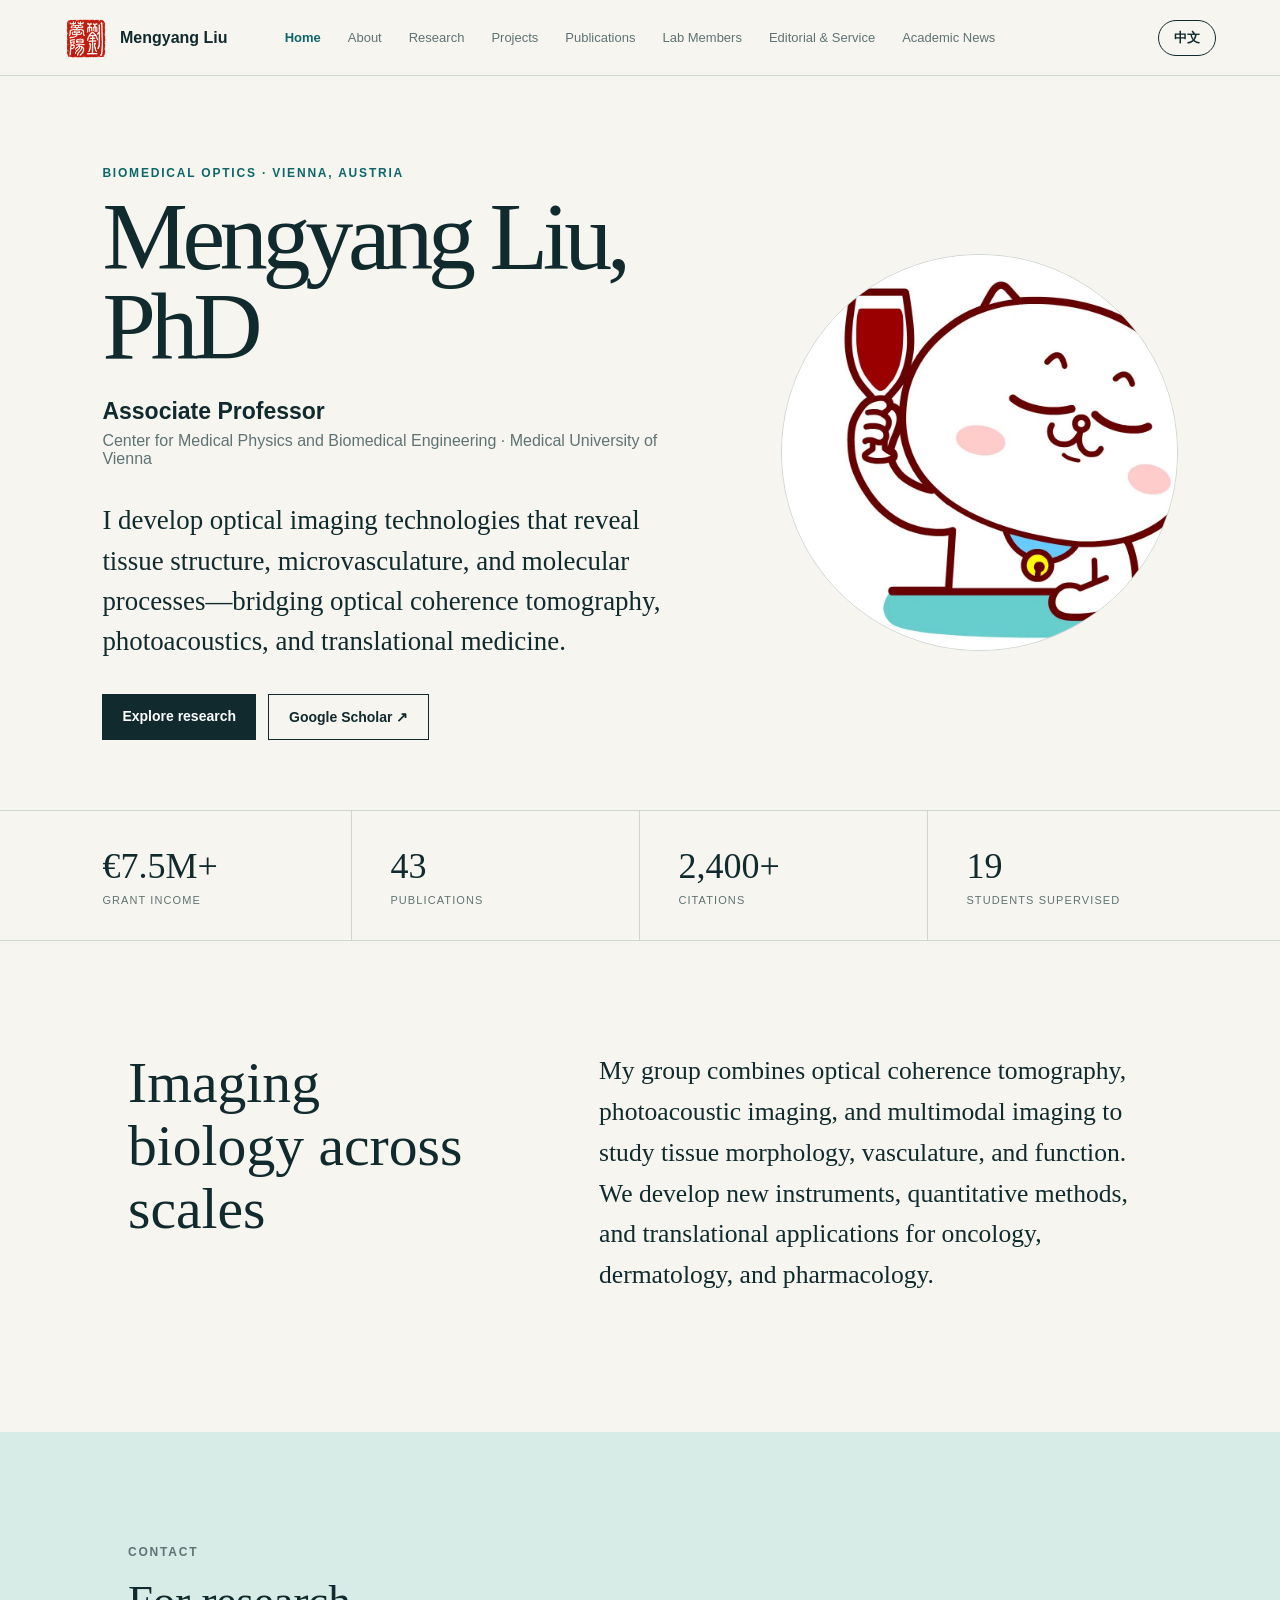
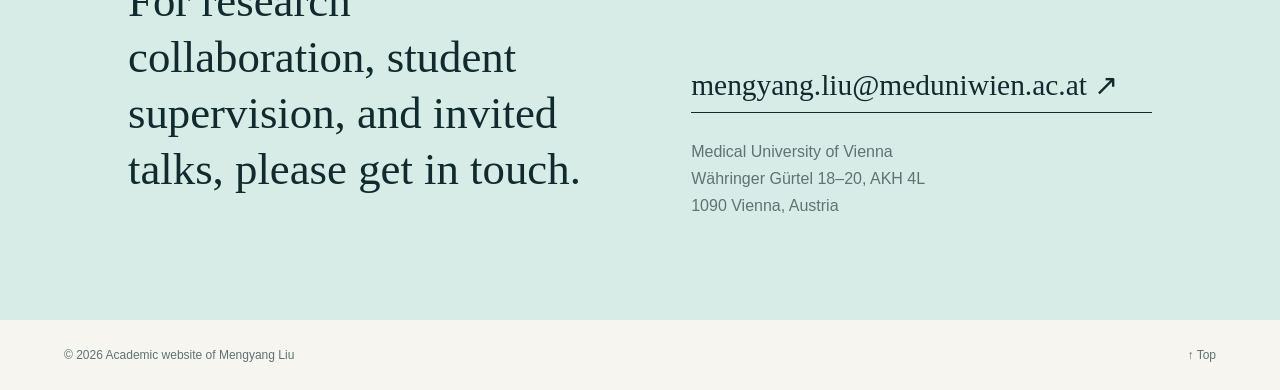
<file: index.html>
<!doctype html><html lang="en"><head><meta charset="utf-8"><meta name="viewport" content="width=device-width,initial-scale=1"><meta name="description" content="Academic website of Mengyang Liu, Associate Professor at the Medical University of Vienna."><title>Home | Mengyang Liu</title><link rel="stylesheet" href="styles.css"><link rel="stylesheet" href="multipage.css"><link rel="stylesheet" href="profile.css"></head><body id="top"><header><a class="brand" href="index.html"><img class="brand-seal" src="assets/liu-mengyang-seal.png" alt="劉夢陽 — personal seal" width="44" height="44" decoding="async"><b data-en="Mengyang Liu" data-zh="刘梦阳">Mengyang Liu</b></a><nav><a href="index.html" class="active" data-en="Home" data-zh="首页">Home</a><a href="about.html" data-en="About" data-zh="简介">About</a><a href="research.html" data-en="Research" data-zh="研究">Research</a><a href="projects.html" data-en="Projects" data-zh="项目">Projects</a><a href="publications.html" data-en="Publications" data-zh="论文">Publications</a><a href="lab-members.html" data-en="Lab Members" data-zh="实验室成员">Lab Members</a><a href="service.html" data-en="Editorial & Service" data-zh="编辑与学术服务">Editorial & Service</a><a href="news.html" data-en="Academic News" data-zh="学术动态">Academic News</a></nav><button type="button">中文</button></header><main><section class="hero"><div><p class="eyebrow" data-en="Biomedical optics · Vienna, Austria" data-zh="生物医学光学 · 奥地利维也纳">Biomedical optics · Vienna, Austria</p><h1 data-en="Mengyang Liu, PhD" data-zh="刘梦阳 博士">Mengyang Liu, PhD</h1><p class="role" data-en="Associate Professor" data-zh="副教授 · 博士生导师">Associate Professor</p><p class="org" data-en="Center for Medical Physics and Biomedical Engineering · Medical University of Vienna" data-zh="维也纳医科大学医学物理与生物医学工程中心">Center for Medical Physics and Biomedical Engineering · Medical University of Vienna</p><p class="intro" data-en="I develop optical imaging technologies that reveal tissue structure, microvasculature, and molecular processes—bridging optical coherence tomography, photoacoustics, and translational medicine." data-zh="致力于研发揭示组织结构、微血管与分子过程的光学成像技术，推动光学相干层析成像、光声成像与转化医学的深度融合。">I develop optical imaging technologies that reveal tissue structure, microvasculature, and molecular processes—bridging optical coherence tomography, photoacoustics, and translational medicine.</p><div class="actions"><a href="research.html" data-en="Explore research" data-zh="了解研究">Explore research</a><a class="outline" href="https://scholar.google.com/citations?user=Kax_Sv4AAAAJ&amp;hl=en" target="_blank" rel="noopener">Google Scholar ↗</a></div></div><div class="orb profile"><img src="assets/profile.jpeg" alt="Mengyang Liu profile illustration"></div></section><section class="stats"><div><strong data-en="€7.5M+" data-zh="750万+欧元">€7.5M+</strong><span data-en="Grant income" data-zh="项目经费">Grant income</span></div><div><strong>43</strong><span data-en="Publications" data-zh="发表论文">Publications</span></div><div><strong>2,400+</strong><span data-en="Citations" data-zh="论文引用">Citations</span></div><div><strong>19</strong><span data-en="Students supervised" data-zh="指导学生">Students supervised</span></div></section><section class="home-intro"><h2 data-en="Imaging biology across scales" data-zh="跨尺度生物医学成像">Imaging biology across scales</h2><p data-en="My group combines optical coherence tomography, photoacoustic imaging, and multimodal imaging to study tissue morphology, vasculature, and function. We develop new instruments, quantitative methods, and translational applications for oncology, dermatology, and pharmacology." data-zh="研究团队融合光学相干层析成像、光声成像与多模态成像，研究组织形态、血管网络与功能，并面向肿瘤学、皮肤病学与药理学开发新型仪器、定量方法及转化应用。">My group combines optical coherence tomography, photoacoustic imaging, and multimodal imaging to study tissue morphology, vasculature, and function. We develop new instruments, quantitative methods, and translational applications for oncology, dermatology, and pharmacology.</p></section></main><section class="site-contact"><div><p class="eyebrow" data-en="Contact" data-zh="联系方式">Contact</p><h2 data-en="For research collaboration, student supervision, and invited talks, please get in touch." data-zh="欢迎就科研合作、学生培养及学术报告等事宜联系。">For research collaboration, student supervision, and invited talks, please get in touch.</h2></div><div><a href="mailto:mengyang.liu@meduniwien.ac.at">mengyang.liu@meduniwien.ac.at ↗</a><p>Medical University of Vienna<br>Währinger Gürtel 18–20, AKH 4L<br>1090 Vienna, Austria</p></div></section><footer><span>© 2026 <span data-en="Academic website of Mengyang Liu" data-zh="刘梦阳个人学术网站">Academic website of Mengyang Liu</span></span><a href="#top">↑ Top</a></footer><script src="script.js"></script></body></html>
</file>
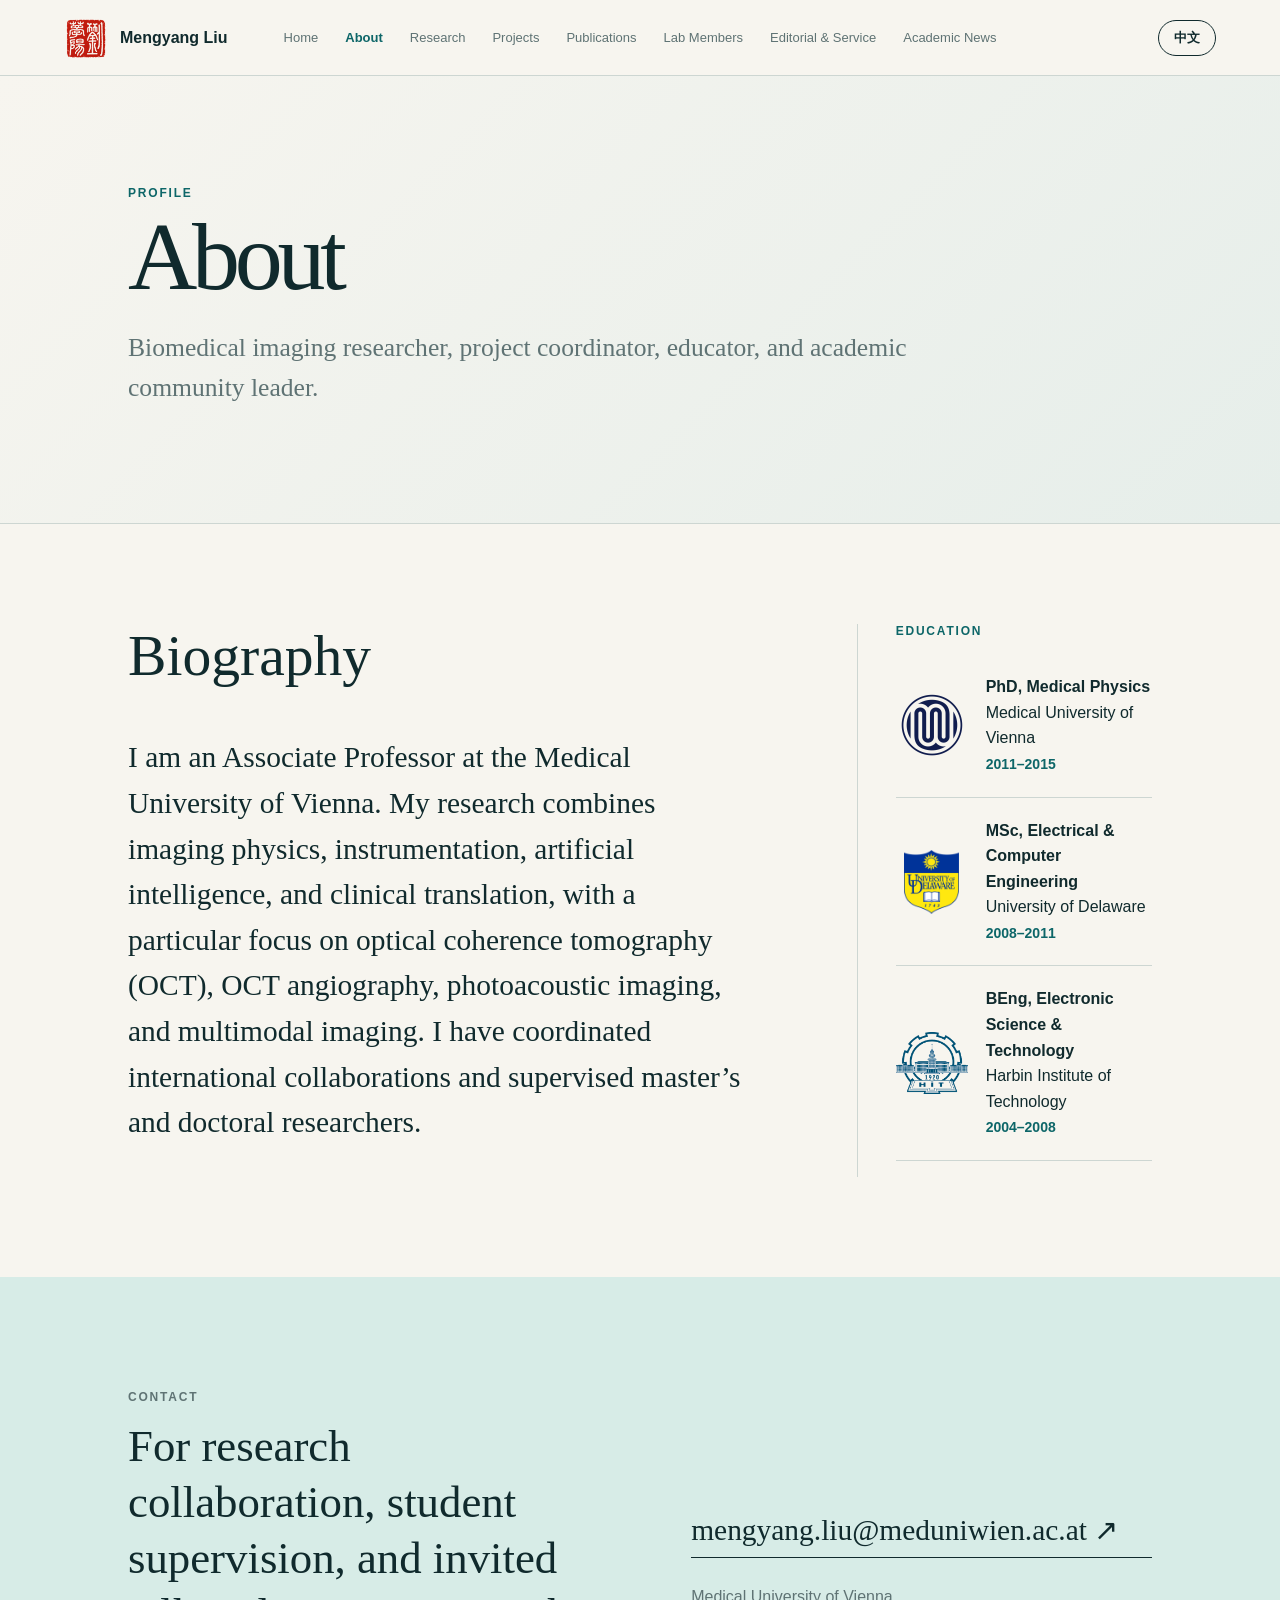
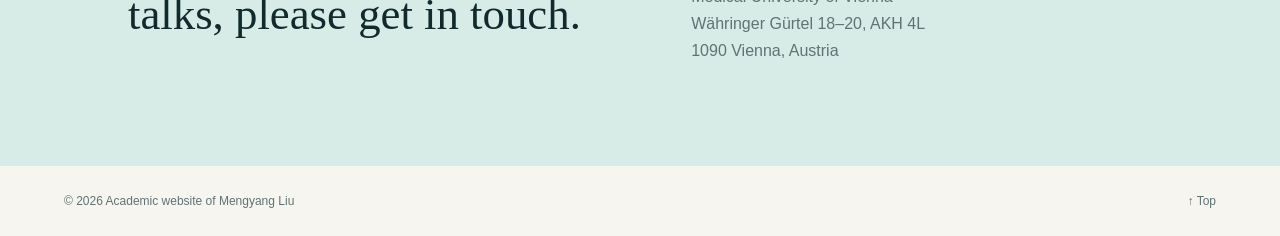
<file: about.html>
<!doctype html><html lang="en"><head><meta charset="utf-8"><meta name="viewport" content="width=device-width,initial-scale=1"><meta name="description" content="Academic website of Mengyang Liu, Associate Professor at the Medical University of Vienna."><title>About | Mengyang Liu</title><link rel="stylesheet" href="styles.css"><link rel="stylesheet" href="multipage.css"><link rel="stylesheet" href="profile.css"></head><body id="top"><header><a class="brand" href="index.html"><img class="brand-seal" src="assets/liu-mengyang-seal.png" alt="劉夢陽 — personal seal" width="44" height="44" decoding="async"><b data-en="Mengyang Liu" data-zh="刘梦阳">Mengyang Liu</b></a><nav><a href="index.html" data-en="Home" data-zh="首页">Home</a><a href="about.html" class="active" data-en="About" data-zh="简介">About</a><a href="research.html" data-en="Research" data-zh="研究">Research</a><a href="projects.html" data-en="Projects" data-zh="项目">Projects</a><a href="publications.html" data-en="Publications" data-zh="论文">Publications</a><a href="lab-members.html" data-en="Lab Members" data-zh="实验室成员">Lab Members</a><a href="service.html" data-en="Editorial & Service" data-zh="编辑与学术服务">Editorial & Service</a><a href="news.html" data-en="Academic News" data-zh="学术动态">Academic News</a></nav><button type="button">中文</button></header><main><section class="page-hero"><p class="eyebrow">Profile</p><h1 data-en="About" data-zh="个人简介">About</h1> <p class="page-lead" data-en="Biomedical imaging researcher, project coordinator, educator, and academic community leader." data-zh="生物医学成像研究者、国际项目负责人、教师及学术共同体组织者。">Biomedical imaging researcher, project coordinator, educator, and academic community leader.</p></section><section class="content-grid"><div><h2 data-en="Biography" data-zh="个人简介">Biography</h2><p class="large-copy" data-en="I am an Associate Professor at the Medical University of Vienna. My research combines imaging physics, instrumentation, artificial intelligence, and clinical translation, with a particular focus on optical coherence tomography (OCT), OCT angiography, photoacoustic imaging, and multimodal imaging. I have coordinated international collaborations and supervised master’s and doctoral researchers." data-zh="现任奥地利维也纳医科大学副教授、博士生导师。研究融合成像物理、仪器研发、人工智能与临床转化，重点聚焦光学相干层析成像、OCT血管造影、光声成像及多模态成像，并牵头国际合作、指导硕士生与博士生。">I am an Associate Professor at the Medical University of Vienna. My research combines imaging physics, instrumentation, artificial intelligence, and clinical translation, with a particular focus on optical coherence tomography (OCT), OCT angiography, photoacoustic imaging, and multimodal imaging. I have coordinated international collaborations and supervised master’s and doctoral researchers.</p></div><aside><p class="eyebrow" data-en="Education" data-zh="教育经历">Education</p><ul class="education-list"><li><img src="assets/meduni-vienna-logo.png" alt="Medical University of Vienna logo"><div><b>PhD, Medical Physics</b><br>Medical University of Vienna<br><span>2011–2015</span></div></li><li><img src="assets/university-of-delaware-logo.png" alt="University of Delaware logo"><div><b>MSc, Electrical &amp; Computer Engineering</b><br>University of Delaware<br><span>2008–2011</span></div></li><li><img src="assets/harbin-institute-of-technology-logo.png" alt="Harbin Institute of Technology logo"><div><b>BEng, Electronic Science &amp; Technology</b><br>Harbin Institute of Technology<br><span>2004–2008</span></div></li></ul></aside></section></main><section class="site-contact"><div><p class="eyebrow" data-en="Contact" data-zh="联系方式">Contact</p><h2 data-en="For research collaboration, student supervision, and invited talks, please get in touch." data-zh="欢迎就科研合作、学生培养及学术报告等事宜联系。">For research collaboration, student supervision, and invited talks, please get in touch.</h2></div><div><a href="mailto:mengyang.liu@meduniwien.ac.at">mengyang.liu@meduniwien.ac.at ↗</a><p>Medical University of Vienna<br>Währinger Gürtel 18–20, AKH 4L<br>1090 Vienna, Austria</p></div></section><footer><span>© 2026 <span data-en="Academic website of Mengyang Liu" data-zh="刘梦阳个人学术网站">Academic website of Mengyang Liu</span></span><a href="#top">↑ Top</a></footer><script src="script.js"></script></body></html>
</file>
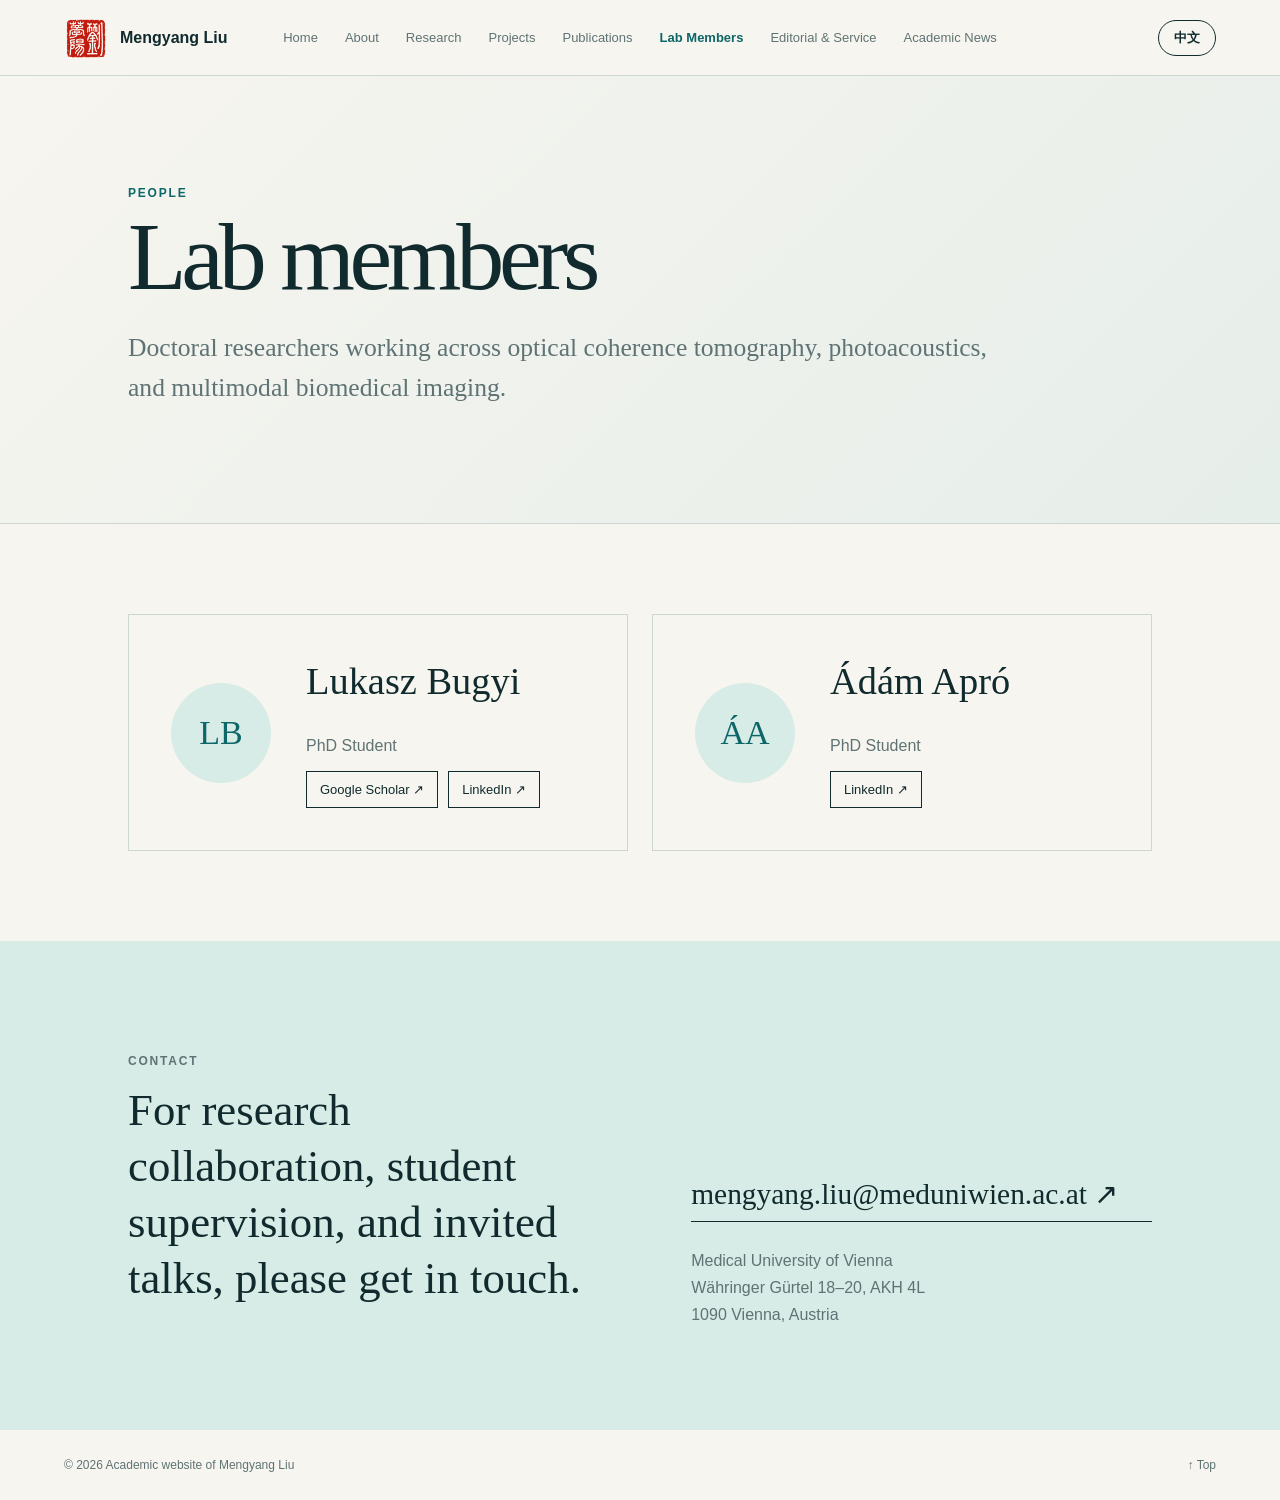
<file: lab-members.html>
<!doctype html><html lang="en"><head><meta charset="utf-8"><meta name="viewport" content="width=device-width,initial-scale=1"><meta name="description" content="Academic website of Mengyang Liu, Associate Professor at the Medical University of Vienna."><title>Lab Members | Mengyang Liu</title><link rel="stylesheet" href="styles.css"><link rel="stylesheet" href="multipage.css"><link rel="stylesheet" href="profile.css"></head><body id="top"><header><a class="brand" href="index.html"><img class="brand-seal" src="assets/liu-mengyang-seal.png" alt="劉夢陽 — personal seal" width="44" height="44" decoding="async"><b data-en="Mengyang Liu" data-zh="刘梦阳">Mengyang Liu</b></a><nav><a href="index.html" data-en="Home" data-zh="首页">Home</a><a href="about.html" data-en="About" data-zh="简介">About</a><a href="research.html" data-en="Research" data-zh="研究">Research</a><a href="projects.html" data-en="Projects" data-zh="项目">Projects</a><a href="publications.html" data-en="Publications" data-zh="论文">Publications</a><a href="lab-members.html" class="active" data-en="Lab Members" data-zh="实验室成员">Lab Members</a><a href="service.html" data-en="Editorial & Service" data-zh="编辑与学术服务">Editorial & Service</a><a href="news.html" data-en="Academic News" data-zh="学术动态">Academic News</a></nav><button type="button">中文</button></header><main><section class="page-hero"><p class="eyebrow">People</p><h1 data-en="Lab members" data-zh="实验室成员">Lab members</h1> <p class="page-lead" data-en="Doctoral researchers working across optical coherence tomography, photoacoustics, and multimodal biomedical imaging." data-zh="从事光学相干层析成像、光声成像及多模态生物医学成像研究的博士生。">Doctoral researchers working across optical coherence tomography, photoacoustics, and multimodal biomedical imaging.</p></section><section class="member-grid"><article><div class="avatar">LB</div><div><h2>Lukasz Bugyi</h2><p class="member-role" data-en="PhD Student" data-zh="博士研究生">PhD Student</p><div class="member-links"><a href="https://scholar.google.com/citations?user=8vMpcoMAAAAJ&amp;hl=en&amp;oi=ao" target="_blank" rel="noopener">Google Scholar ↗</a><a href="https://www.linkedin.com/in/lukasz-bugyi/?locale=en" target="_blank" rel="noopener">LinkedIn ↗</a></div></div></article><article><div class="avatar">ÁA</div><div><h2>Ádám Apró</h2><p class="member-role" data-en="PhD Student" data-zh="博士研究生">PhD Student</p><div class="member-links"><a href="https://www.linkedin.com/in/%C3%A1d%C3%A1m-apr%C3%B3-732ab1205/" target="_blank" rel="noopener">LinkedIn ↗</a></div></div></article></section></main><section class="site-contact"><div><p class="eyebrow" data-en="Contact" data-zh="联系方式">Contact</p><h2 data-en="For research collaboration, student supervision, and invited talks, please get in touch." data-zh="欢迎就科研合作、学生培养及学术报告等事宜联系。">For research collaboration, student supervision, and invited talks, please get in touch.</h2></div><div><a href="mailto:mengyang.liu@meduniwien.ac.at">mengyang.liu@meduniwien.ac.at ↗</a><p>Medical University of Vienna<br>Währinger Gürtel 18–20, AKH 4L<br>1090 Vienna, Austria</p></div></section><footer><span>© 2026 <span data-en="Academic website of Mengyang Liu" data-zh="刘梦阳个人学术网站">Academic website of Mengyang Liu</span></span><a href="#top">↑ Top</a></footer><script src="script.js"></script></body></html>
</file>
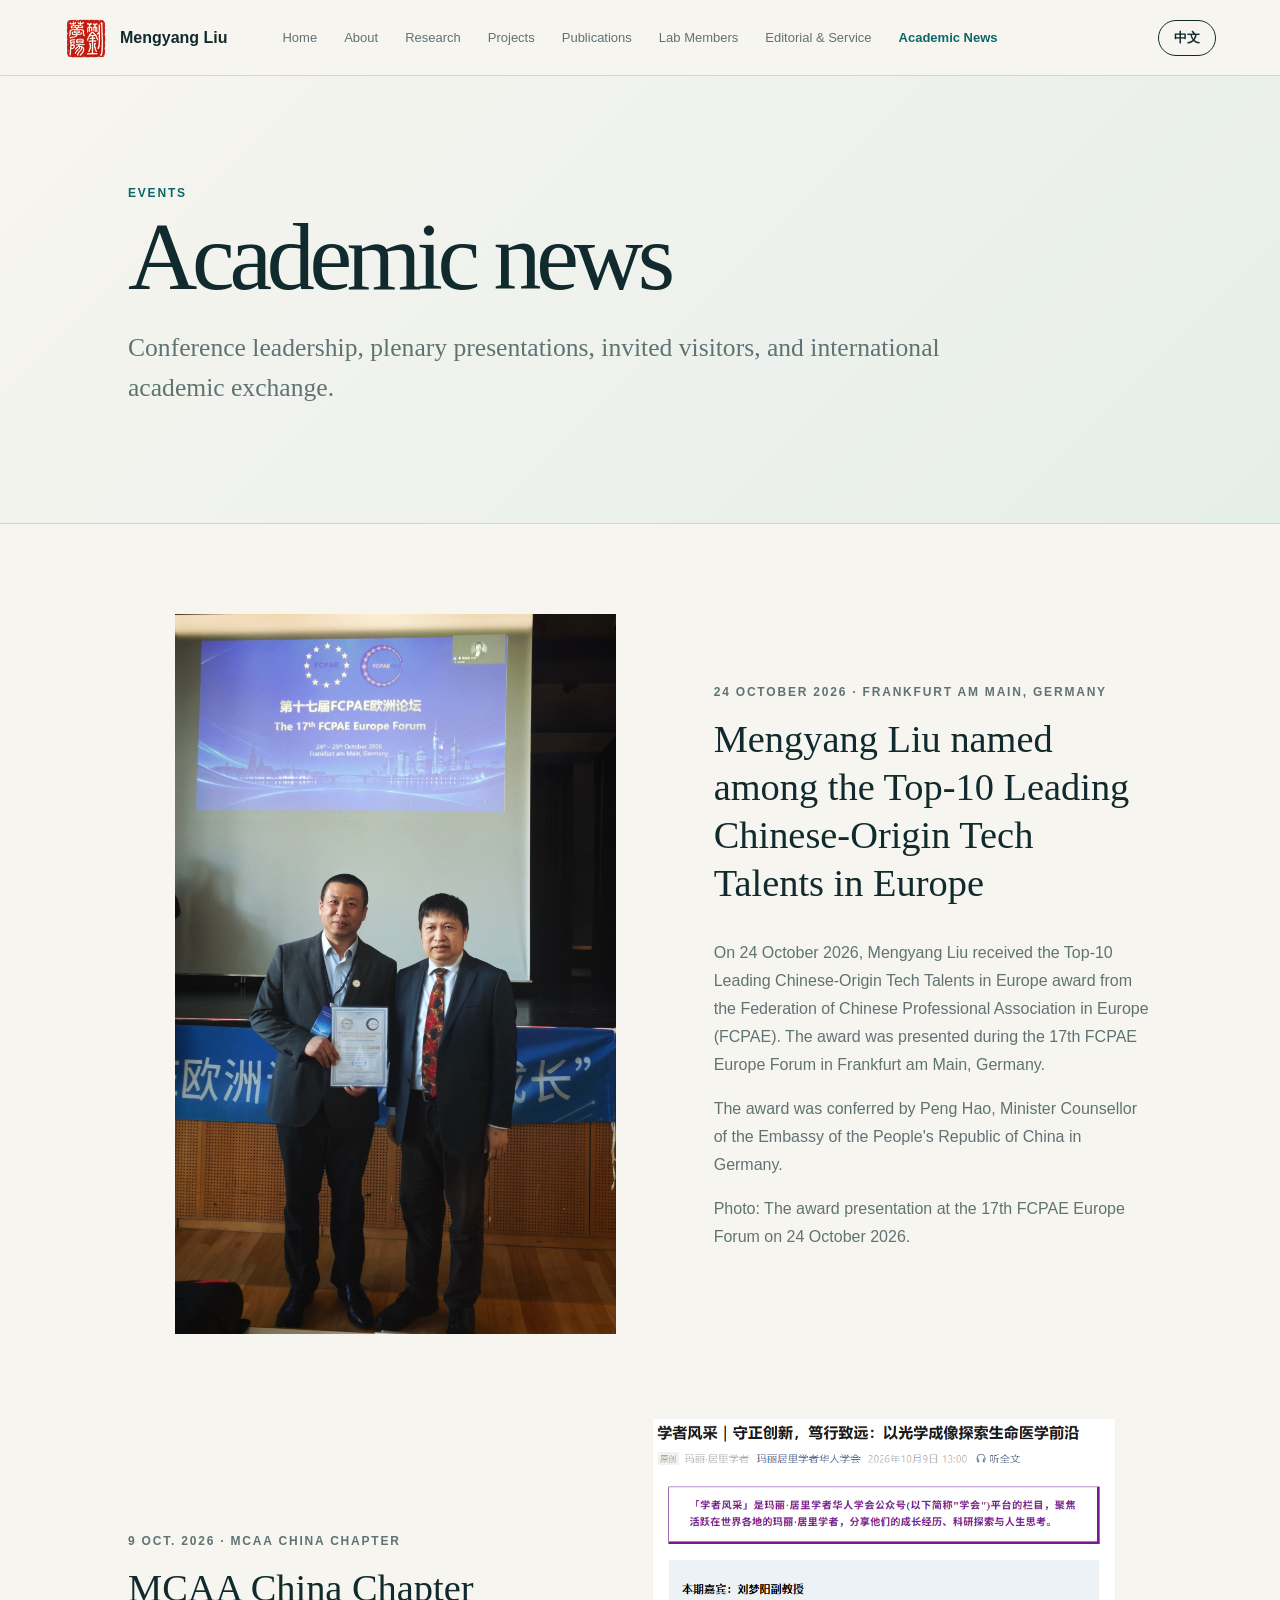
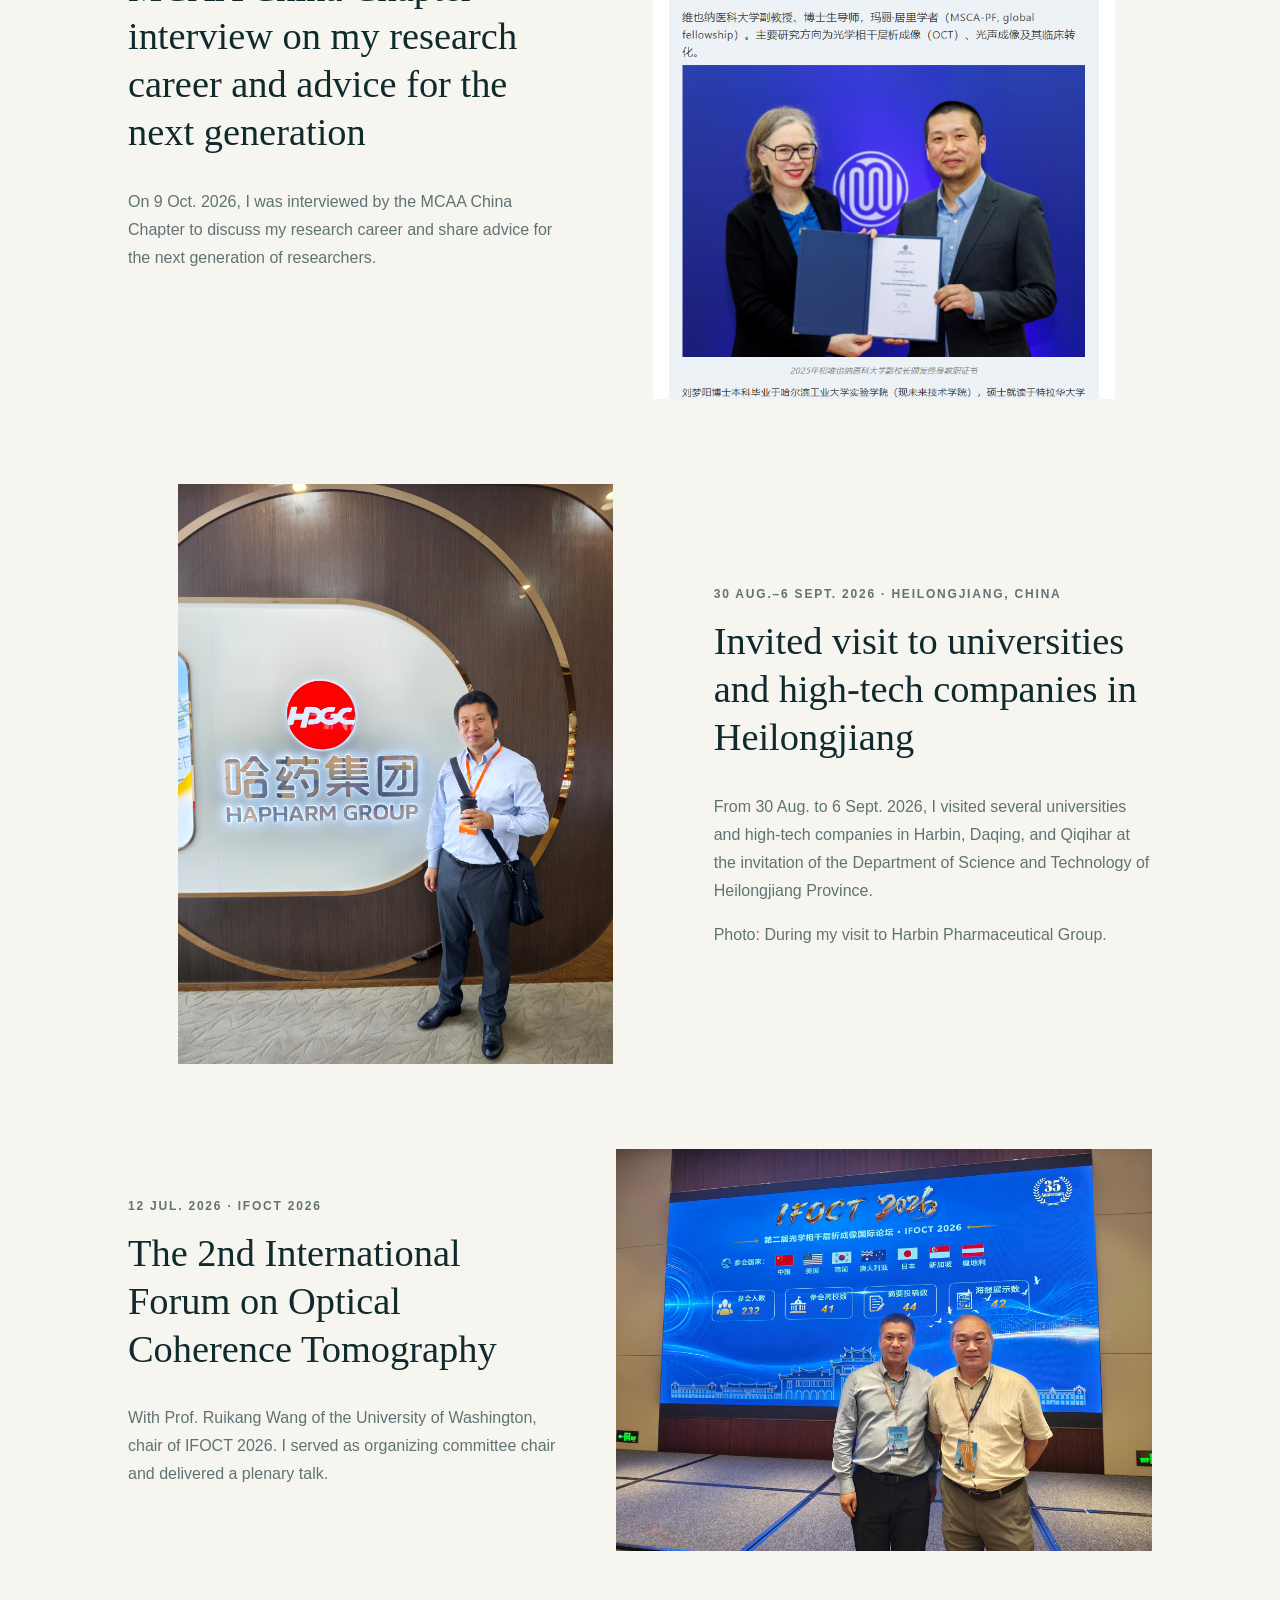
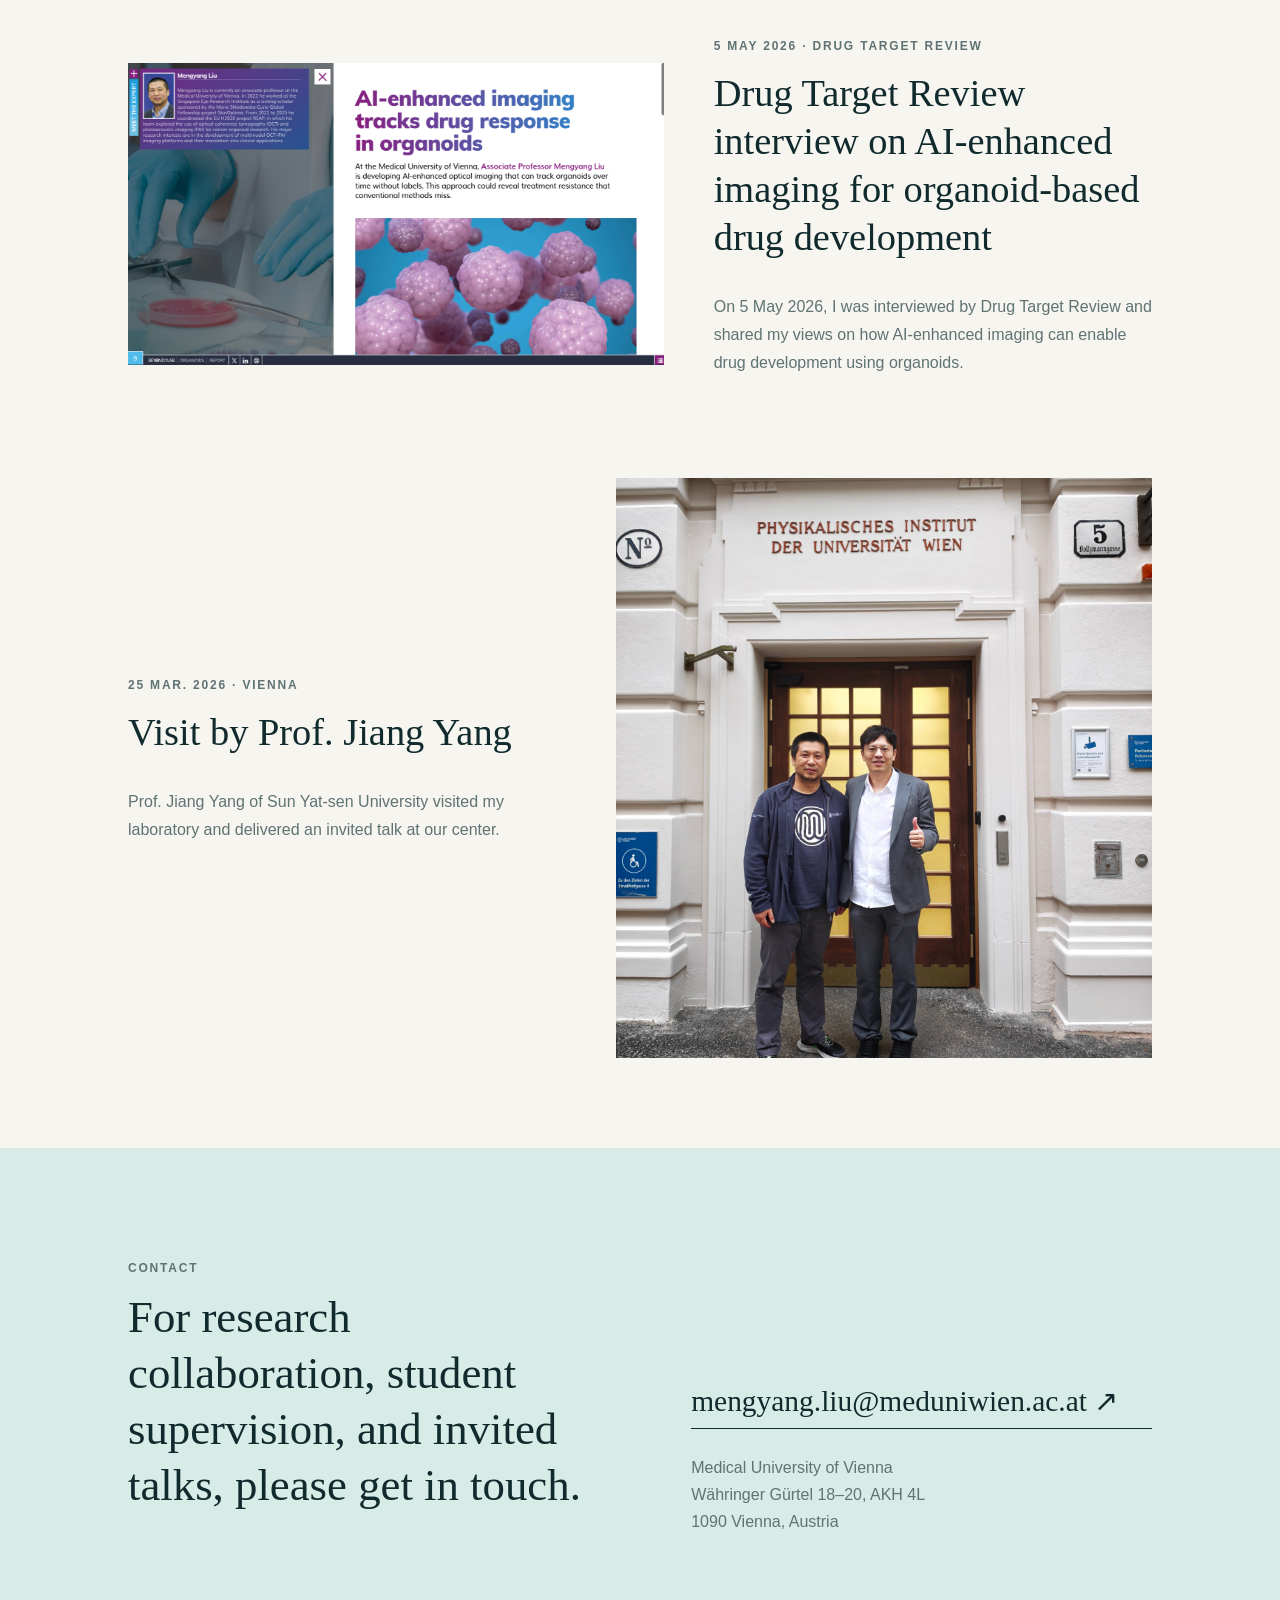
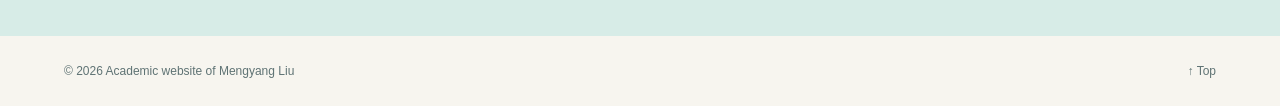
<file: news.html>
<!doctype html><html lang="en"><head><meta charset="utf-8"><meta name="viewport" content="width=device-width,initial-scale=1"><meta name="description" content="Academic website of Mengyang Liu, Associate Professor at the Medical University of Vienna."><title>Academic News | Mengyang Liu</title><link rel="stylesheet" href="styles.css"><link rel="stylesheet" href="multipage.css"><link rel="stylesheet" href="profile.css"></head><body id="top"><header><a class="brand" href="index.html"><img class="brand-seal" src="assets/liu-mengyang-seal.png" alt="劉夢陽 — personal seal" width="44" height="44" decoding="async"><b data-en="Mengyang Liu" data-zh="刘梦阳">Mengyang Liu</b></a><nav><a href="index.html" data-en="Home" data-zh="首页">Home</a><a href="about.html" data-en="About" data-zh="简介">About</a><a href="research.html" data-en="Research" data-zh="研究">Research</a><a href="projects.html" data-en="Projects" data-zh="项目">Projects</a><a href="publications.html" data-en="Publications" data-zh="论文">Publications</a><a href="lab-members.html" data-en="Lab Members" data-zh="实验室成员">Lab Members</a><a href="service.html" data-en="Editorial & Service" data-zh="编辑与学术服务">Editorial & Service</a><a href="news.html" class="active" data-en="Academic News" data-zh="学术动态">Academic News</a></nav><button type="button">中文</button></header><main><section class="page-hero"><p class="eyebrow">Events</p><h1 data-en="Academic news" data-zh="学术动态">Academic news</h1> <p class="page-lead" data-en="Conference leadership, plenary presentations, invited visitors, and international academic exchange." data-zh="会议组织、主旨报告、学者来访及国际学术交流。">Conference leadership, plenary presentations, invited visitors, and international academic exchange.</p></section><section class="news-page"><article id="fcpae-award-2026"><img src="assets/fcpae-top-10-award-2026-10-24.jpg" alt="Award presentation at the 17th FCPAE Europe Forum in Frankfurt am Main, Germany" loading="lazy" decoding="async" style="width:100%;height:auto;max-height:720px;object-fit:contain"><div><p class="eyebrow" data-en="24 October 2026 · Frankfurt am Main, Germany" data-zh="2026年10月24日 · 德国法兰克福">24 October 2026 · Frankfurt am Main, Germany</p><h2 data-en="Mengyang Liu named among the Top-10 Leading Chinese-Origin Tech Talents in Europe" data-zh="刘梦阳荣获“欧洲十大华人科技领军人才”称号">Mengyang Liu named among the Top-10 Leading Chinese-Origin Tech Talents in Europe</h2><p data-en="On 24 October 2026, Mengyang Liu received the Top-10 Leading Chinese-Origin Tech Talents in Europe award from the Federation of Chinese Professional Association in Europe (FCPAE). The award was presented during the 17th FCPAE Europe Forum in Frankfurt am Main, Germany." data-zh="2026年10月24日，刘梦阳获欧洲华人专业协会联合会（FCPAE）授予的“欧洲十大华人科技领军人才”称号。颁奖仪式在德国法兰克福举行的第十七届FCPAE欧洲论坛期间进行。">On 24 October 2026, Mengyang Liu received the Top-10 Leading Chinese-Origin Tech Talents in Europe award from the Federation of Chinese Professional Association in Europe (FCPAE). The award was presented during the 17th FCPAE Europe Forum in Frankfurt am Main, Germany.</p><p data-en="The award was conferred by Peng Hao, Minister Counsellor of the Embassy of the People's Republic of China in Germany." data-zh="中华人民共和国驻德意志联邦共和国大使馆公使衔参赞彭浩为刘梦阳颁奖。">The award was conferred by Peng Hao, Minister Counsellor of the Embassy of the People's Republic of China in Germany.</p><p data-en="Photo: The award presentation at the 17th FCPAE Europe Forum on 24 October 2026." data-zh="照片：2026年10月24日，第十七届FCPAE欧洲论坛颁奖现场。">Photo: The award presentation at the 17th FCPAE Europe Forum on 24 October 2026.</p></div></article><article><img src="assets/mcaa-china-chapter-interview-2026-10-09.png" alt="Screenshot of the MCAA China Chapter interview with Mengyang Liu" loading="lazy" decoding="async" style="width:100%;height:auto;max-height:580px;object-fit:contain"><div><p class="eyebrow" data-en="9 Oct. 2026 · MCAA China Chapter" data-zh="2026年10月9日 · 玛丽·居里学者华人学会">9 Oct. 2026 · MCAA China Chapter</p><h2 data-en="MCAA China Chapter interview on my research career and advice for the next generation" data-zh="接受玛丽·居里学者华人学会采访：分享科研历程与青年科研人员成长建议">MCAA China Chapter interview on my research career and advice for the next generation</h2><p data-en="On 9 Oct. 2026, I was interviewed by the MCAA China Chapter to discuss my research career and share advice for the next generation of researchers." data-zh="2026年10月9日，我接受了玛丽·居里学者华人学会的采访，分享了自己的科研历程，并为新一代科研人员提供了建议。">On 9 Oct. 2026, I was interviewed by the MCAA China Chapter to discuss my research career and share advice for the next generation of researchers.</p></div></article><article><img src="assets/harbin-pharmaceutical-group-visit-2026-08-31.jpg" alt="Mengyang Liu visiting Harbin Pharmaceutical Group during his Heilongjiang visit" loading="lazy" decoding="async" style="width:100%;height:auto;max-height:580px;object-fit:contain"><div><p class="eyebrow" data-en="30 Aug.–6 Sept. 2026 · Heilongjiang, China" data-zh="2026年8月30日至9月6日 · 中国黑龙江">30 Aug.–6 Sept. 2026 · Heilongjiang, China</p><h2 data-en="Invited visit to universities and high-tech companies in Heilongjiang" data-zh="受邀访问黑龙江省高校与高新技术企业">Invited visit to universities and high-tech companies in Heilongjiang</h2><p data-en="From 30 Aug. to 6 Sept. 2026, I visited several universities and high-tech companies in Harbin, Daqing, and Qiqihar at the invitation of the Department of Science and Technology of Heilongjiang Province." data-zh="2026年8月30日至9月6日，应黑龙江省科学技术厅邀请，我访问了哈尔滨、大庆和齐齐哈尔的多所高校与高新技术企业。">From 30 Aug. to 6 Sept. 2026, I visited several universities and high-tech companies in Harbin, Daqing, and Qiqihar at the invitation of the Department of Science and Technology of Heilongjiang Province.</p><p data-en="Photo: During my visit to Harbin Pharmaceutical Group." data-zh="照片：访问哈药集团期间。">Photo: During my visit to Harbin Pharmaceutical Group.</p></div></article><article><img src="assets/ifoct-2026.jpg" alt="Mengyang Liu with Professor Ruikang Wang at IFOCT 2026"><div><p class="eyebrow">12 Jul. 2026 · IFOCT 2026</p><h2 data-en="The 2nd International Forum on Optical Coherence Tomography" data-zh="第二届光学相干层析成像国际论坛">The 2nd International Forum on Optical Coherence Tomography</h2><p data-en="With Prof. Ruikang Wang of the University of Washington, chair of IFOCT 2026. I served as organizing committee chair and delivered a plenary talk." data-zh="与美国华盛顿大学Ruikang Wang教授合影。Wang教授担任大会主席；本人担任论坛组委会主席并作大会主旨报告。">With Prof. Ruikang Wang of the University of Washington, chair of IFOCT 2026. I served as organizing committee chair and delivered a plenary talk.</p></div></article><article><img src="assets/drug-target-review-interview-2026-05-05.png" alt="Drug Target Review interview with Mengyang Liu on AI-enhanced imaging and organoids" loading="lazy" decoding="async" style="height:auto;max-height:none;object-fit:contain"><div><p class="eyebrow" data-en="5 May 2026 · Drug Target Review" data-zh="2026年5月5日 · Drug Target Review">5 May 2026 · Drug Target Review</p><h2 data-en="Drug Target Review interview on AI-enhanced imaging for organoid-based drug development" data-zh="接受Drug Target Review采访：AI增强成像助力基于类器官的药物开发">Drug Target Review interview on AI-enhanced imaging for organoid-based drug development</h2><p data-en="On 5 May 2026, I was interviewed by Drug Target Review and shared my views on how AI-enhanced imaging can enable drug development using organoids." data-zh="2026年5月5日，我接受了Drug Target Review的采访，分享了关于如何利用AI增强成像技术助力基于类器官的药物开发的观点。">On 5 May 2026, I was interviewed by Drug Target Review and shared my views on how AI-enhanced imaging can enable drug development using organoids.</p></div></article><article><img src="assets/jiang-yang-visit-2026.jpg" alt="Mengyang Liu with Professor Jiang Yang during his visit to Vienna"><div><p class="eyebrow">25 Mar. 2026 · Vienna</p><h2 data-en="Visit by Prof. Jiang Yang" data-zh="杨江教授访问维也纳">Visit by Prof. Jiang Yang</h2><p data-en="Prof. Jiang Yang of Sun Yat-sen University visited my laboratory and delivered an invited talk at our center." data-zh="中山大学杨江教授访问本人实验室，并在维也纳医科大学医学物理与生物医学工程中心作学术报告。">Prof. Jiang Yang of Sun Yat-sen University visited my laboratory and delivered an invited talk at our center.</p></div></article></section></main><section class="site-contact"><div><p class="eyebrow" data-en="Contact" data-zh="联系方式">Contact</p><h2 data-en="For research collaboration, student supervision, and invited talks, please get in touch." data-zh="欢迎就科研合作、学生培养及学术报告等事宜联系。">For research collaboration, student supervision, and invited talks, please get in touch.</h2></div><div><a href="mailto:mengyang.liu@meduniwien.ac.at">mengyang.liu@meduniwien.ac.at ↗</a><p>Medical University of Vienna<br>Währinger Gürtel 18–20, AKH 4L<br>1090 Vienna, Austria</p></div></section><footer><span>© 2026 <span data-en="Academic website of Mengyang Liu" data-zh="刘梦阳个人学术网站">Academic website of Mengyang Liu</span></span><a href="#top">↑ Top</a></footer><script src="script.js"></script></body></html>
</file>
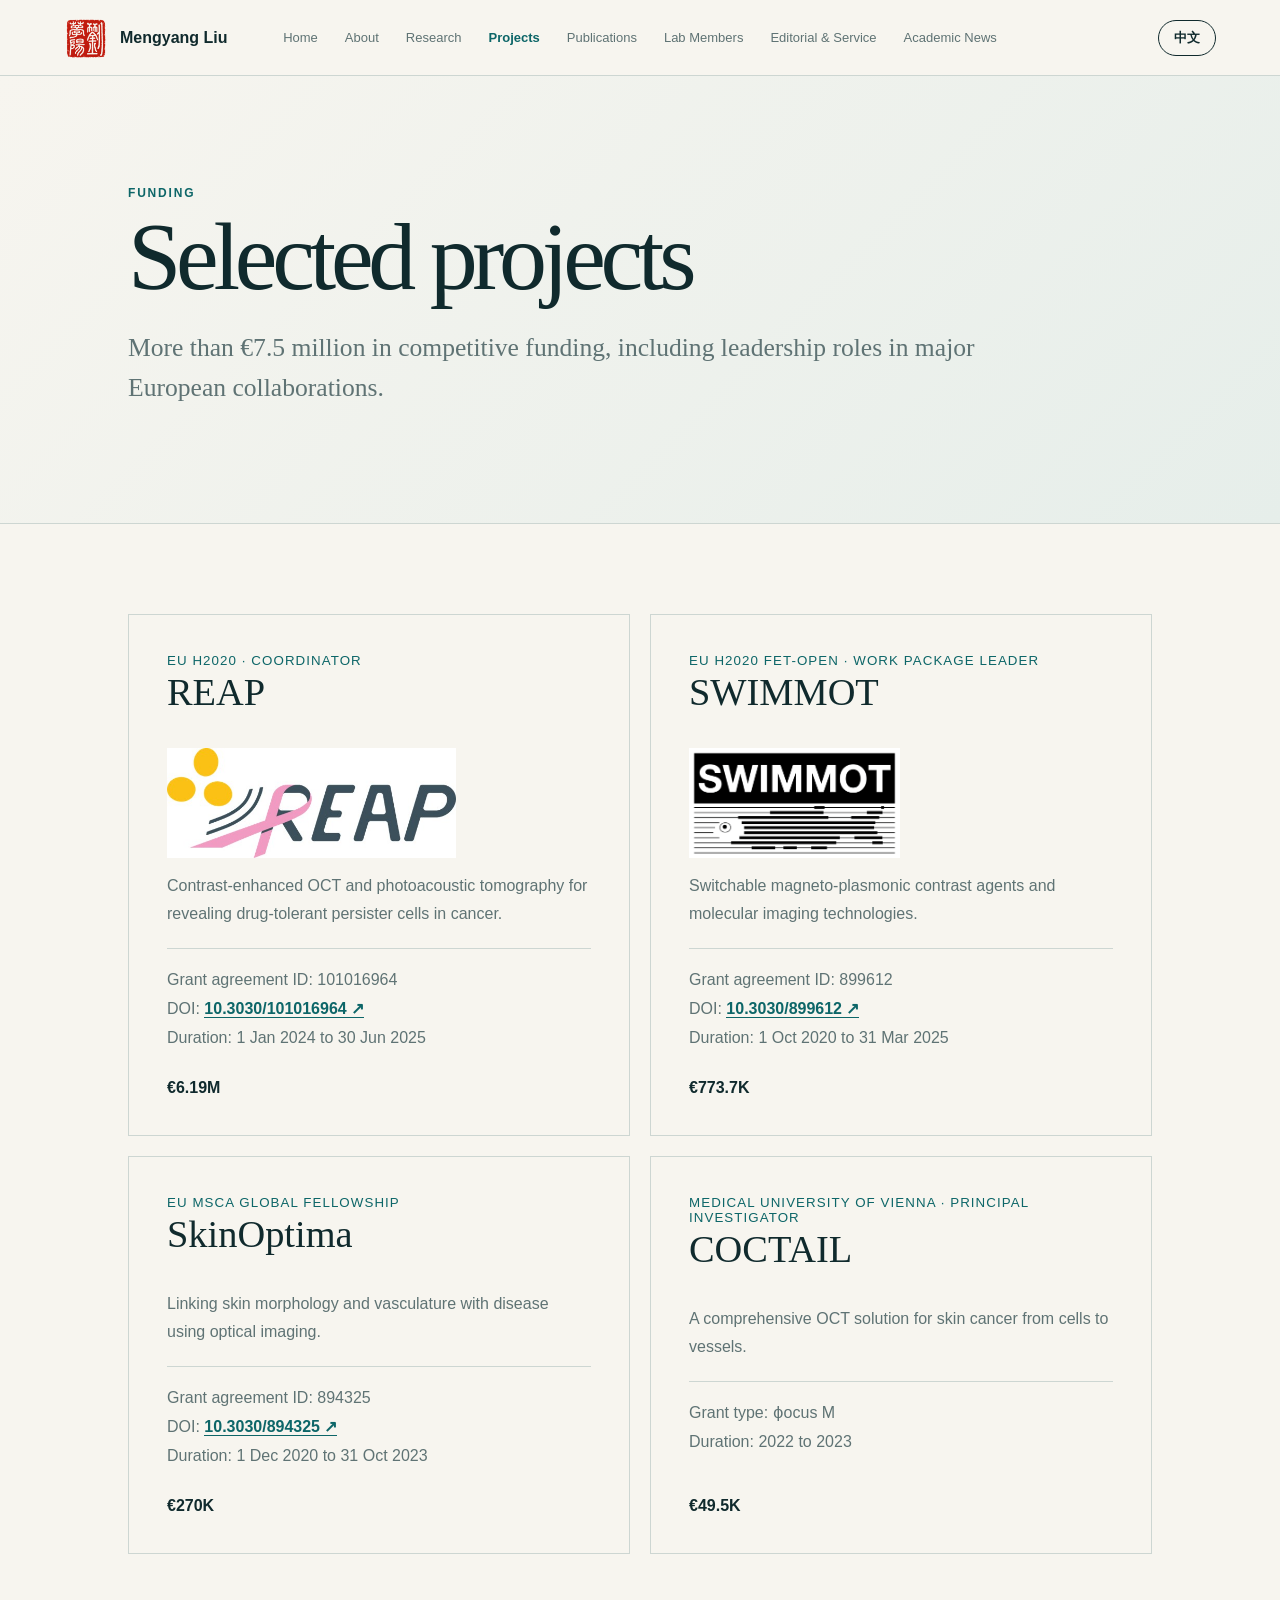
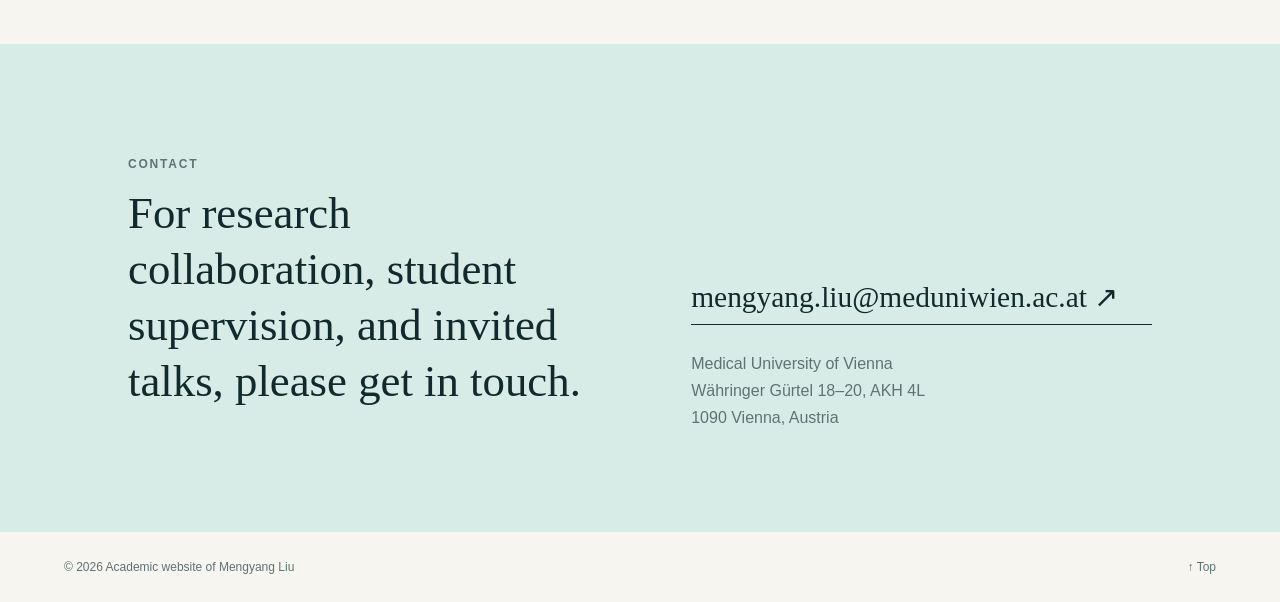
<file: projects.html>
<!doctype html><html lang="en"><head><meta charset="utf-8"><meta name="viewport" content="width=device-width,initial-scale=1"><meta name="description" content="Academic website of Mengyang Liu, Associate Professor at the Medical University of Vienna."><title>Projects | Mengyang Liu</title><link rel="stylesheet" href="styles.css"><link rel="stylesheet" href="multipage.css"><link rel="stylesheet" href="profile.css"></head><body id="top"><header><a class="brand" href="index.html"><img class="brand-seal" src="assets/liu-mengyang-seal.png" alt="劉夢陽 — personal seal" width="44" height="44" decoding="async"><b data-en="Mengyang Liu" data-zh="刘梦阳">Mengyang Liu</b></a><nav><a href="index.html" data-en="Home" data-zh="首页">Home</a><a href="about.html" data-en="About" data-zh="简介">About</a><a href="research.html" data-en="Research" data-zh="研究">Research</a><a href="projects.html" class="active" data-en="Projects" data-zh="项目">Projects</a><a href="publications.html" data-en="Publications" data-zh="论文">Publications</a><a href="lab-members.html" data-en="Lab Members" data-zh="实验室成员">Lab Members</a><a href="service.html" data-en="Editorial & Service" data-zh="编辑与学术服务">Editorial & Service</a><a href="news.html" data-en="Academic News" data-zh="学术动态">Academic News</a></nav><button type="button">中文</button></header><main><section class="page-hero"><p class="eyebrow">Funding</p><h1 data-en="Selected projects" data-zh="代表性项目">Selected projects</h1> <p class="page-lead" data-en="More than €7.5 million in competitive funding, including leadership roles in major European collaborations." data-zh="累计获得750余万欧元竞争性科研经费，并在欧盟大型国际合作项目中承担领导工作。">More than €7.5 million in competitive funding, including leadership roles in major European collaborations.</p></section><section class="project-pages"><article><small data-en="EU H2020 · Coordinator" data-zh="欧盟H2020 · 项目负责人">EU H2020 · Coordinator</small><h2>REAP</h2><img class="reap-logo" src="assets/reap-logo.jpg" alt="REAP project logo"><p data-en="Contrast-enhanced OCT and photoacoustic tomography for revealing drug-tolerant persister cells in cancer." data-zh="利用增强对比OCT与光声断层成像揭示肿瘤耐药持留细胞。">Contrast-enhanced OCT and photoacoustic tomography for revealing drug-tolerant persister cells in cancer.</p><div class="project-meta"><p><span data-en="Grant agreement ID" data-zh="资助协议编号">Grant agreement ID</span>: 101016964</p><p><span>DOI</span>: <a href="https://doi.org/10.3030/101016964" target="_blank" rel="noopener">10.3030/101016964 ↗</a></p><p><span data-en="Duration" data-zh="项目周期">Duration</span>: <span data-en="1 Jan 2024 to 30 Jun 2025" data-zh="2024年1月1日至2025年6月30日">1 Jan 2024 to 30 Jun 2025</span></p></div><b data-en="€6.19M" data-zh="618.6万欧元">€6.19M</b></article><article><small data-en="EU H2020 FET-OPEN · Work Package Leader" data-zh="欧盟H2020 FET-OPEN · 课题负责人">EU H2020 FET-OPEN · Work Package Leader</small><h2>SWIMMOT</h2><img class="swimmot-logo" src="assets/swimmot-logo.png" alt="SWIMMOT project logo"><p data-en="Switchable magneto-plasmonic contrast agents and molecular imaging technologies." data-zh="可切换磁等离激元造影剂与分子成像技术。">Switchable magneto-plasmonic contrast agents and molecular imaging technologies.</p><div class="project-meta"><p><span data-en="Grant agreement ID" data-zh="资助协议编号">Grant agreement ID</span>: 899612</p><p><span>DOI</span>: <a href="https://doi.org/10.3030/899612" target="_blank" rel="noopener">10.3030/899612 ↗</a></p><p><span data-en="Duration" data-zh="项目周期">Duration</span>: <span data-en="1 Oct 2020 to 31 Mar 2025" data-zh="2020年10月1日至2025年3月31日">1 Oct 2020 to 31 Mar 2025</span></p></div><b data-en="€773.7K" data-zh="课题77.37万欧元">€773.7K</b></article><article><small data-en="EU MSCA Global Fellowship" data-zh="欧盟玛丽居里全球学者项目">EU MSCA Global Fellowship</small><h2>SkinOptima</h2><p data-en="Linking skin morphology and vasculature with disease using optical imaging." data-zh="通过光学成像建立皮肤形态、血管与疾病之间的联系。">Linking skin morphology and vasculature with disease using optical imaging.</p><div class="project-meta"><p><span data-en="Grant agreement ID" data-zh="资助协议编号">Grant agreement ID</span>: 894325</p><p><span>DOI</span>: <a href="https://cordis.europa.eu/project/id/894325/de" target="_blank" rel="noopener">10.3030/894325 ↗</a></p><p><span data-en="Duration" data-zh="项目周期">Duration</span>: <span data-en="1 Dec 2020 to 31 Oct 2023" data-zh="2020年12月1日至2023年10月31日">1 Dec 2020 to 31 Oct 2023</span></p></div><b data-en="€270K" data-zh="27万欧元">€270K</b></article><article><small data-en="Medical University of Vienna · Principal Investigator" data-zh="维也纳医科大学 · 项目负责人">Medical University of Vienna · Principal Investigator</small><h2>COCTAIL</h2><p data-en="A comprehensive OCT solution for skin cancer from cells to vessels." data-zh="面向皮肤癌、覆盖细胞至血管尺度的综合OCT解决方案。">A comprehensive OCT solution for skin cancer from cells to vessels.</p><div class="project-meta"><p><span data-en="Grant type" data-zh="资助类型">Grant type</span>: ϕocus M</p><p><span data-en="Duration" data-zh="项目周期">Duration</span>: <span data-en="2022 to 2023" data-zh="2022年至2023年">2022 to 2023</span></p></div><b data-en="€49.5K" data-zh="4.95万欧元">€49.5K</b></article></section></main><section class="site-contact"><div><p class="eyebrow" data-en="Contact" data-zh="联系方式">Contact</p><h2 data-en="For research collaboration, student supervision, and invited talks, please get in touch." data-zh="欢迎就科研合作、学生培养及学术报告等事宜联系。">For research collaboration, student supervision, and invited talks, please get in touch.</h2></div><div><a href="mailto:mengyang.liu@meduniwien.ac.at">mengyang.liu@meduniwien.ac.at ↗</a><p>Medical University of Vienna<br>Währinger Gürtel 18–20, AKH 4L<br>1090 Vienna, Austria</p></div></section><footer><span>© 2026 <span data-en="Academic website of Mengyang Liu" data-zh="刘梦阳个人学术网站">Academic website of Mengyang Liu</span></span><a href="#top">↑ Top</a></footer><script src="script.js"></script></body></html>
</file>
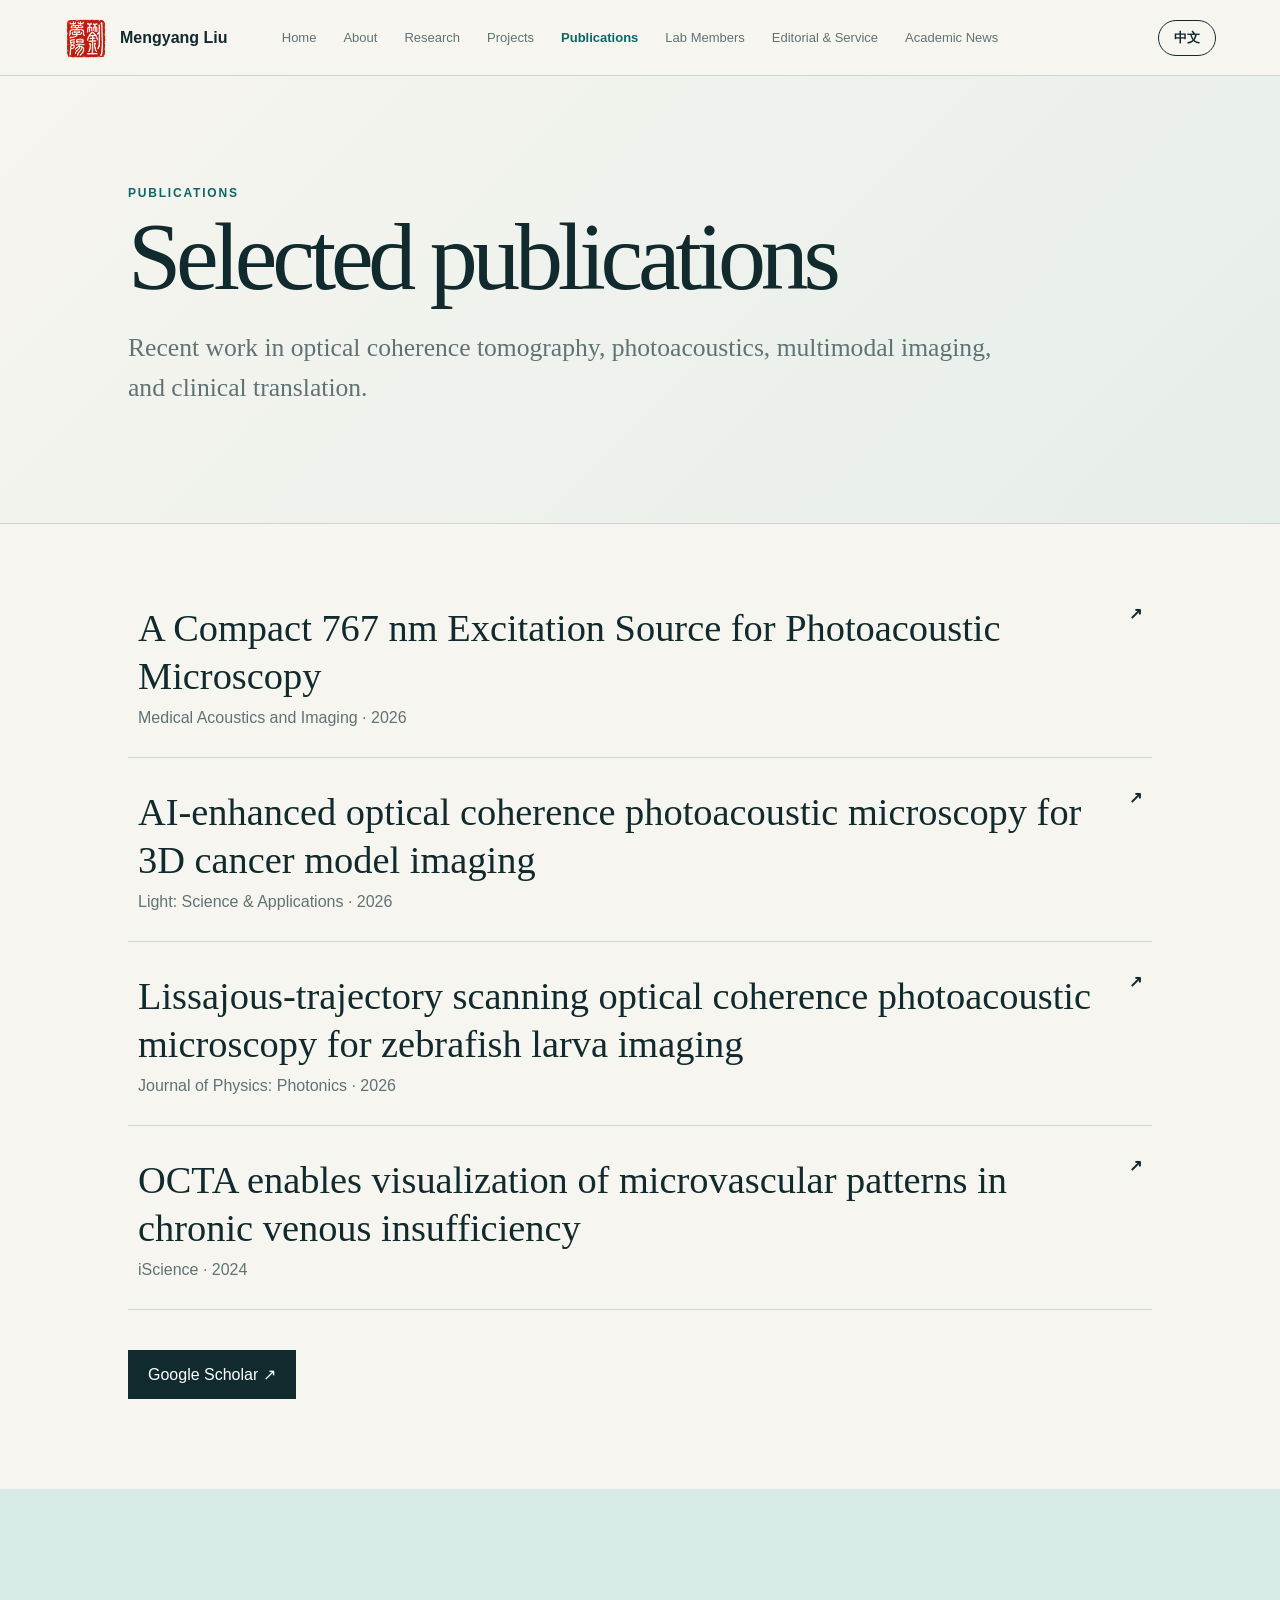
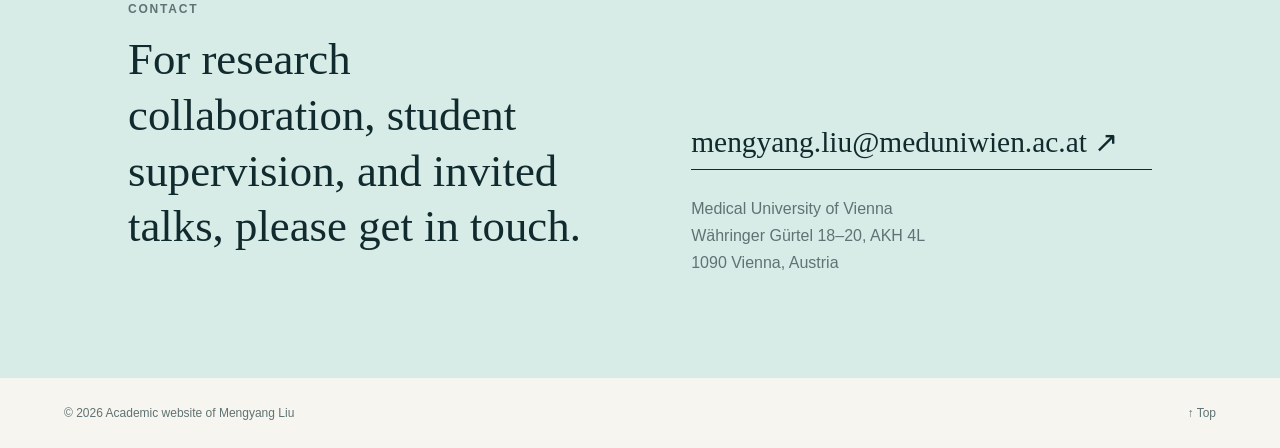
<file: publications.html>
<!doctype html><html lang="en"><head><meta charset="utf-8"><meta name="viewport" content="width=device-width,initial-scale=1"><meta name="description" content="Academic website of Mengyang Liu, Associate Professor at the Medical University of Vienna."><title>Publications | Mengyang Liu</title><link rel="stylesheet" href="styles.css"><link rel="stylesheet" href="multipage.css"><link rel="stylesheet" href="profile.css"></head><body id="top"><header><a class="brand" href="index.html"><img class="brand-seal" src="assets/liu-mengyang-seal.png" alt="劉夢陽 — personal seal" width="44" height="44" decoding="async"><b data-en="Mengyang Liu" data-zh="刘梦阳">Mengyang Liu</b></a><nav><a href="index.html" data-en="Home" data-zh="首页">Home</a><a href="about.html" data-en="About" data-zh="简介">About</a><a href="research.html" data-en="Research" data-zh="研究">Research</a><a href="projects.html" data-en="Projects" data-zh="项目">Projects</a><a href="publications.html" class="active" data-en="Publications" data-zh="论文">Publications</a><a href="lab-members.html" data-en="Lab Members" data-zh="实验室成员">Lab Members</a><a href="service.html" data-en="Editorial & Service" data-zh="编辑与学术服务">Editorial & Service</a><a href="news.html" data-en="Academic News" data-zh="学术动态">Academic News</a></nav><button type="button">中文</button></header><main><section class="page-hero"><p class="eyebrow">Publications</p><h1 data-en="Selected publications" data-zh="代表性论文">Selected publications</h1> <p class="page-lead" data-en="Recent work in optical coherence tomography, photoacoustics, multimodal imaging, and clinical translation." data-zh="近期在光学相干层析成像、光声成像、多模态成像及临床转化领域的代表性成果。">Recent work in optical coherence tomography, photoacoustics, multimodal imaging, and clinical translation.</p></section><section class="publication-page"><a href="https://www.sciltp.com/journals/mai/articles/2611005718" target="_blank" rel="noopener"><div><h2>A Compact 767 nm Excitation Source for Photoacoustic Microscopy</h2><p>Medical Acoustics and Imaging &#183; 2026</p></div><b>↗</b></a><a href="https://doi.org/10.1038/s41377-025-02177-2" target="_blank" rel="noopener"><div><h2>AI-enhanced optical coherence photoacoustic microscopy for 3D cancer model imaging</h2><p>Light: Science & Applications · 2026</p></div><b>↗</b></a><a href="https://doi.org/10.1088/2515-7647/ae392c" target="_blank" rel="noopener"><div><h2>Lissajous-trajectory scanning optical coherence photoacoustic microscopy for zebrafish larva imaging</h2><p>Journal of Physics: Photonics · 2026</p></div><b>↗</b></a><a href="https://doi.org/10.1016/j.isci.2024.110998" target="_blank" rel="noopener"><div><h2>OCTA enables visualization of microvascular patterns in chronic venous insufficiency</h2><p>iScience · 2024</p></div><b>↗</b></a><a class="scholar" href="https://scholar.google.com/citations?user=Kax_Sv4AAAAJ&amp;hl=en" target="_blank" rel="noopener">Google Scholar ↗</a></section></main><section class="site-contact"><div><p class="eyebrow" data-en="Contact" data-zh="联系方式">Contact</p><h2 data-en="For research collaboration, student supervision, and invited talks, please get in touch." data-zh="欢迎就科研合作、学生培养及学术报告等事宜联系。">For research collaboration, student supervision, and invited talks, please get in touch.</h2></div><div><a href="mailto:mengyang.liu@meduniwien.ac.at">mengyang.liu@meduniwien.ac.at ↗</a><p>Medical University of Vienna<br>Währinger Gürtel 18–20, AKH 4L<br>1090 Vienna, Austria</p></div></section><footer><span>© 2026 <span data-en="Academic website of Mengyang Liu" data-zh="刘梦阳个人学术网站">Academic website of Mengyang Liu</span></span><a href="#top">↑ Top</a></footer><script src="script.js"></script></body></html>
</file>
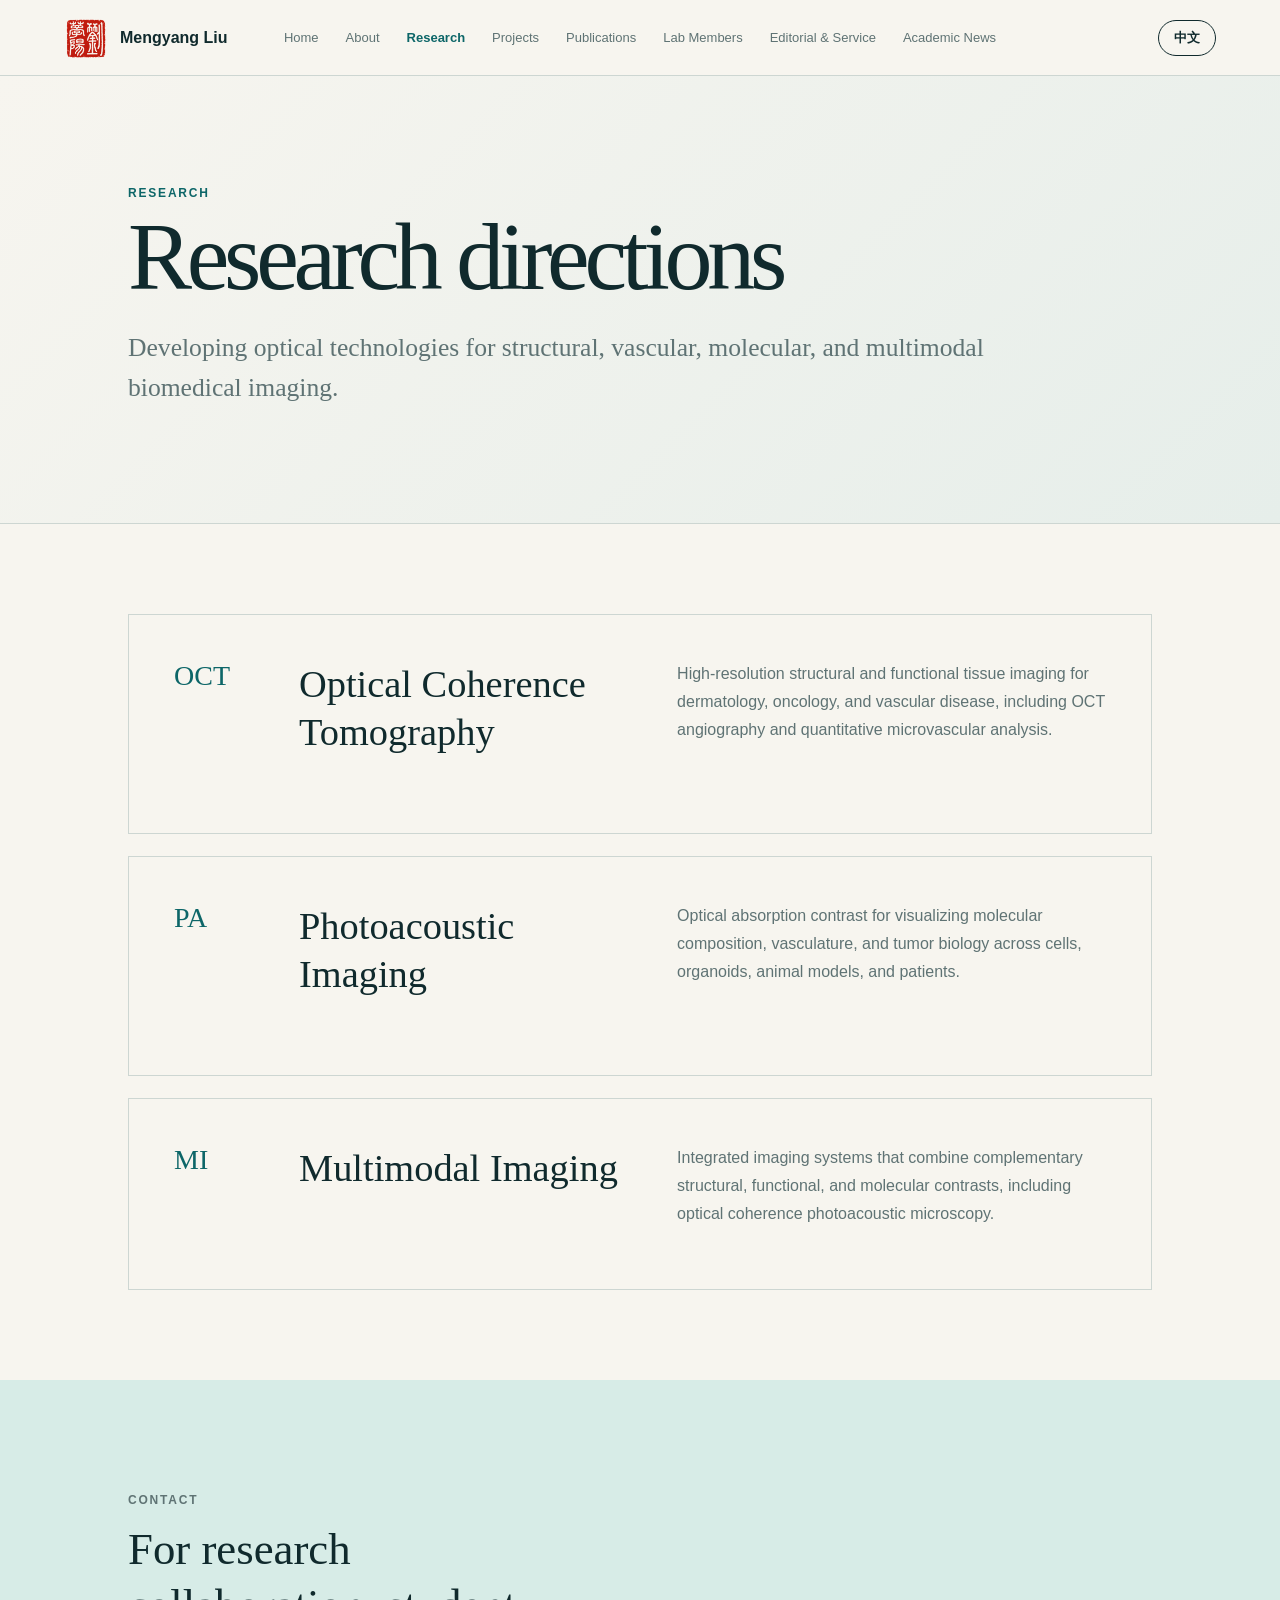
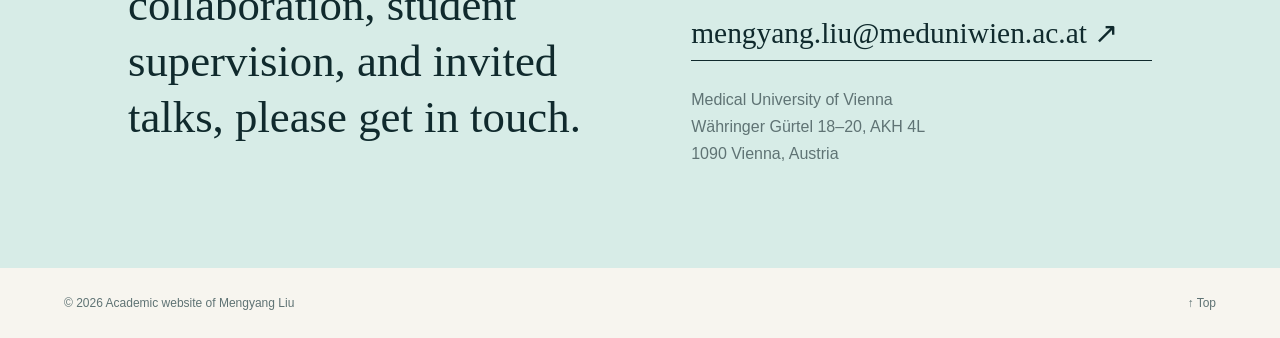
<file: research.html>
<!doctype html><html lang="en"><head><meta charset="utf-8"><meta name="viewport" content="width=device-width,initial-scale=1"><meta name="description" content="Academic website of Mengyang Liu, Associate Professor at the Medical University of Vienna."><title>Research | Mengyang Liu</title><link rel="stylesheet" href="styles.css"><link rel="stylesheet" href="multipage.css"><link rel="stylesheet" href="profile.css"></head><body id="top"><header><a class="brand" href="index.html"><img class="brand-seal" src="assets/liu-mengyang-seal.png" alt="劉夢陽 — personal seal" width="44" height="44" decoding="async"><b data-en="Mengyang Liu" data-zh="刘梦阳">Mengyang Liu</b></a><nav><a href="index.html" data-en="Home" data-zh="首页">Home</a><a href="about.html" data-en="About" data-zh="简介">About</a><a href="research.html" class="active" data-en="Research" data-zh="研究">Research</a><a href="projects.html" data-en="Projects" data-zh="项目">Projects</a><a href="publications.html" data-en="Publications" data-zh="论文">Publications</a><a href="lab-members.html" data-en="Lab Members" data-zh="实验室成员">Lab Members</a><a href="service.html" data-en="Editorial & Service" data-zh="编辑与学术服务">Editorial & Service</a><a href="news.html" data-en="Academic News" data-zh="学术动态">Academic News</a></nav><button type="button">中文</button></header><main><section class="page-hero"><p class="eyebrow">Research</p><h1 data-en="Research directions" data-zh="研究方向">Research directions</h1> <p class="page-lead" data-en="Developing optical technologies for structural, vascular, molecular, and multimodal biomedical imaging." data-zh="开发面向组织结构、血管、分子及多模态生物医学成像的光学技术。">Developing optical technologies for structural, vascular, molecular, and multimodal biomedical imaging.</p></section><section class="research-pages"><article><span>OCT</span><h2 data-en="Optical Coherence Tomography" data-zh="光学相干层析成像">Optical Coherence Tomography</h2><p data-en="High-resolution structural and functional tissue imaging for dermatology, oncology, and vascular disease, including OCT angiography and quantitative microvascular analysis." data-zh="面向皮肤病、肿瘤与血管疾病的高分辨率组织结构及功能成像，包括OCT血管造影与微血管定量分析。">High-resolution structural and functional tissue imaging for dermatology, oncology, and vascular disease, including OCT angiography and quantitative microvascular analysis.</p></article><article><span>PA</span><h2 data-en="Photoacoustic Imaging" data-zh="光声成像">Photoacoustic Imaging</h2><p data-en="Optical absorption contrast for visualizing molecular composition, vasculature, and tumor biology across cells, organoids, animal models, and patients." data-zh="利用光吸收对比分辨细胞、类器官、动物模型及患者组织的分子组成、微血管网络与肿瘤生物学特征。">Optical absorption contrast for visualizing molecular composition, vasculature, and tumor biology across cells, organoids, animal models, and patients.</p></article><article><span>MI</span><h2 data-en="Multimodal Imaging" data-zh="多模态成像">Multimodal Imaging</h2><p data-en="Integrated imaging systems that combine complementary structural, functional, and molecular contrasts, including optical coherence photoacoustic microscopy." data-zh="集成互补的结构、功能与分子对比信息，研发包括光学相干光声显微成像在内的多模态成像系统。">Integrated imaging systems that combine complementary structural, functional, and molecular contrasts, including optical coherence photoacoustic microscopy.</p></article></section></main><section class="site-contact"><div><p class="eyebrow" data-en="Contact" data-zh="联系方式">Contact</p><h2 data-en="For research collaboration, student supervision, and invited talks, please get in touch." data-zh="欢迎就科研合作、学生培养及学术报告等事宜联系。">For research collaboration, student supervision, and invited talks, please get in touch.</h2></div><div><a href="mailto:mengyang.liu@meduniwien.ac.at">mengyang.liu@meduniwien.ac.at ↗</a><p>Medical University of Vienna<br>Währinger Gürtel 18–20, AKH 4L<br>1090 Vienna, Austria</p></div></section><footer><span>© 2026 <span data-en="Academic website of Mengyang Liu" data-zh="刘梦阳个人学术网站">Academic website of Mengyang Liu</span></span><a href="#top">↑ Top</a></footer><script src="script.js"></script></body></html>
</file>
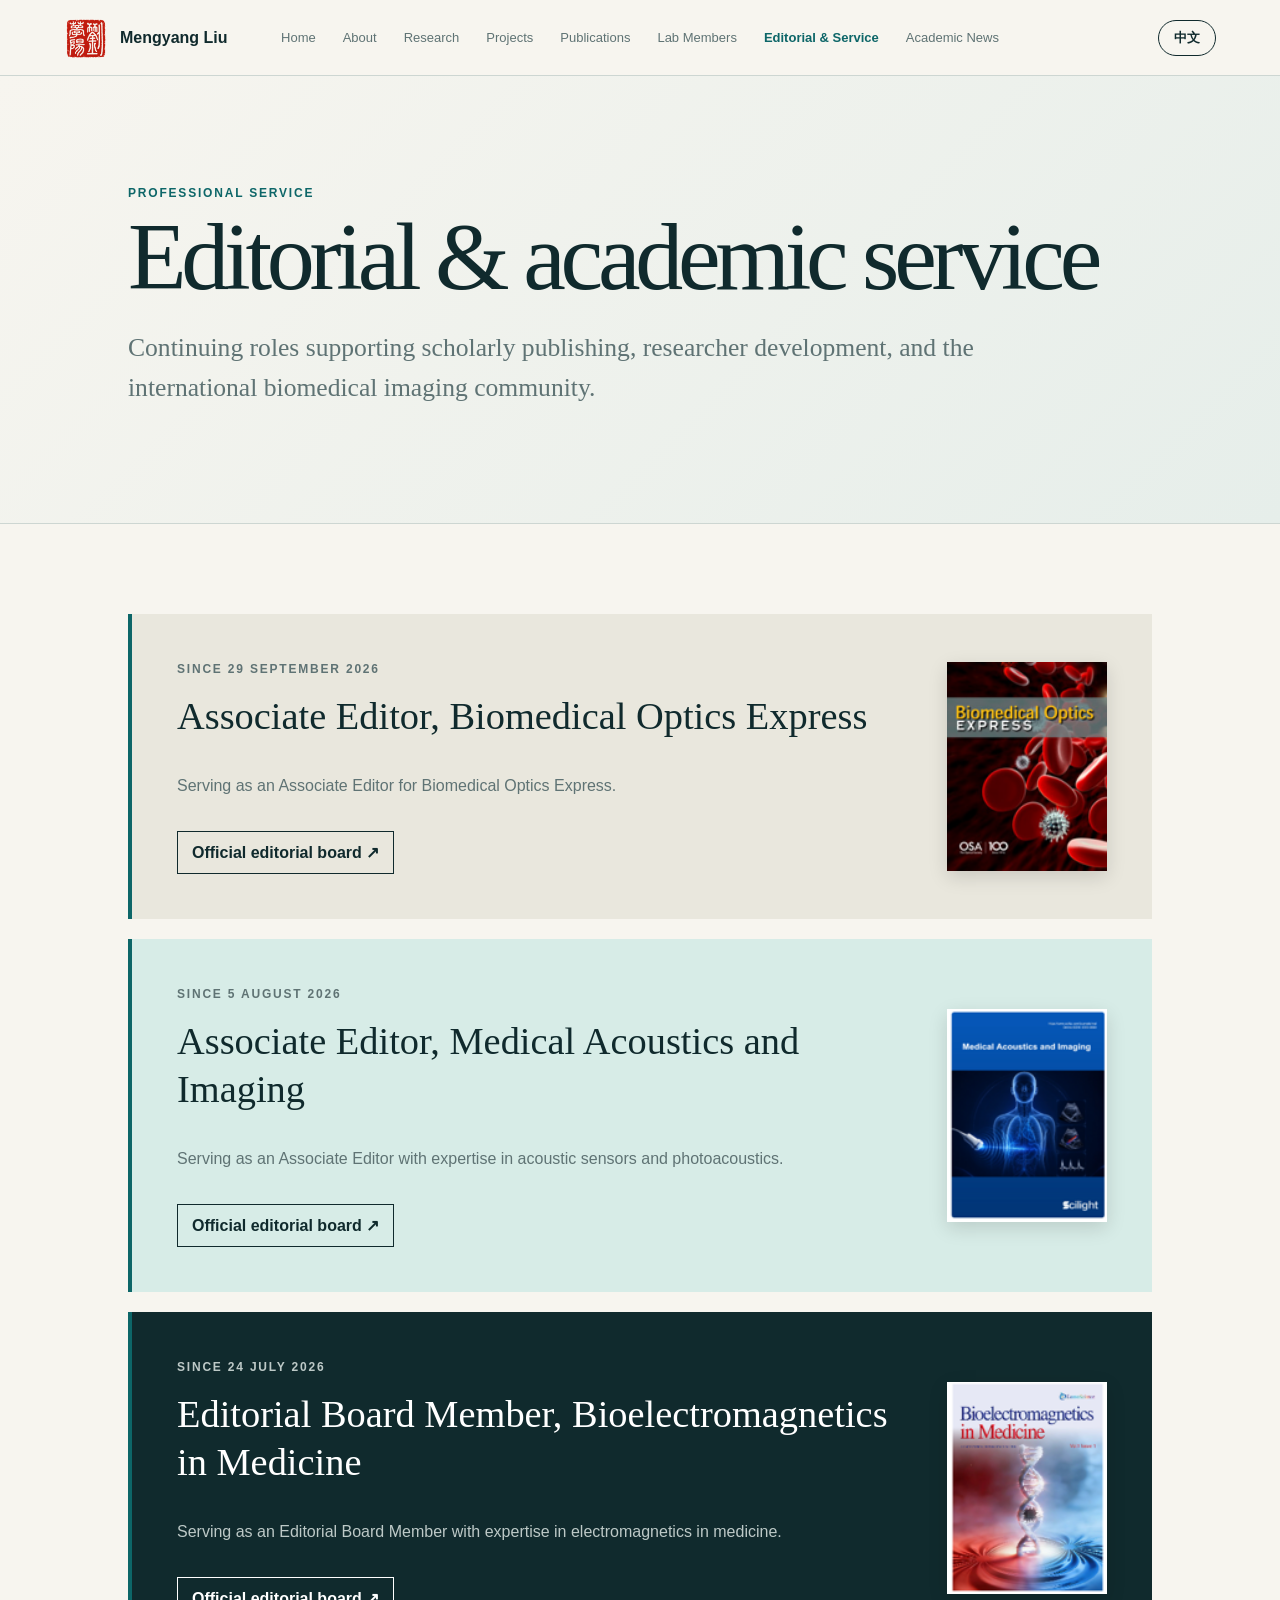
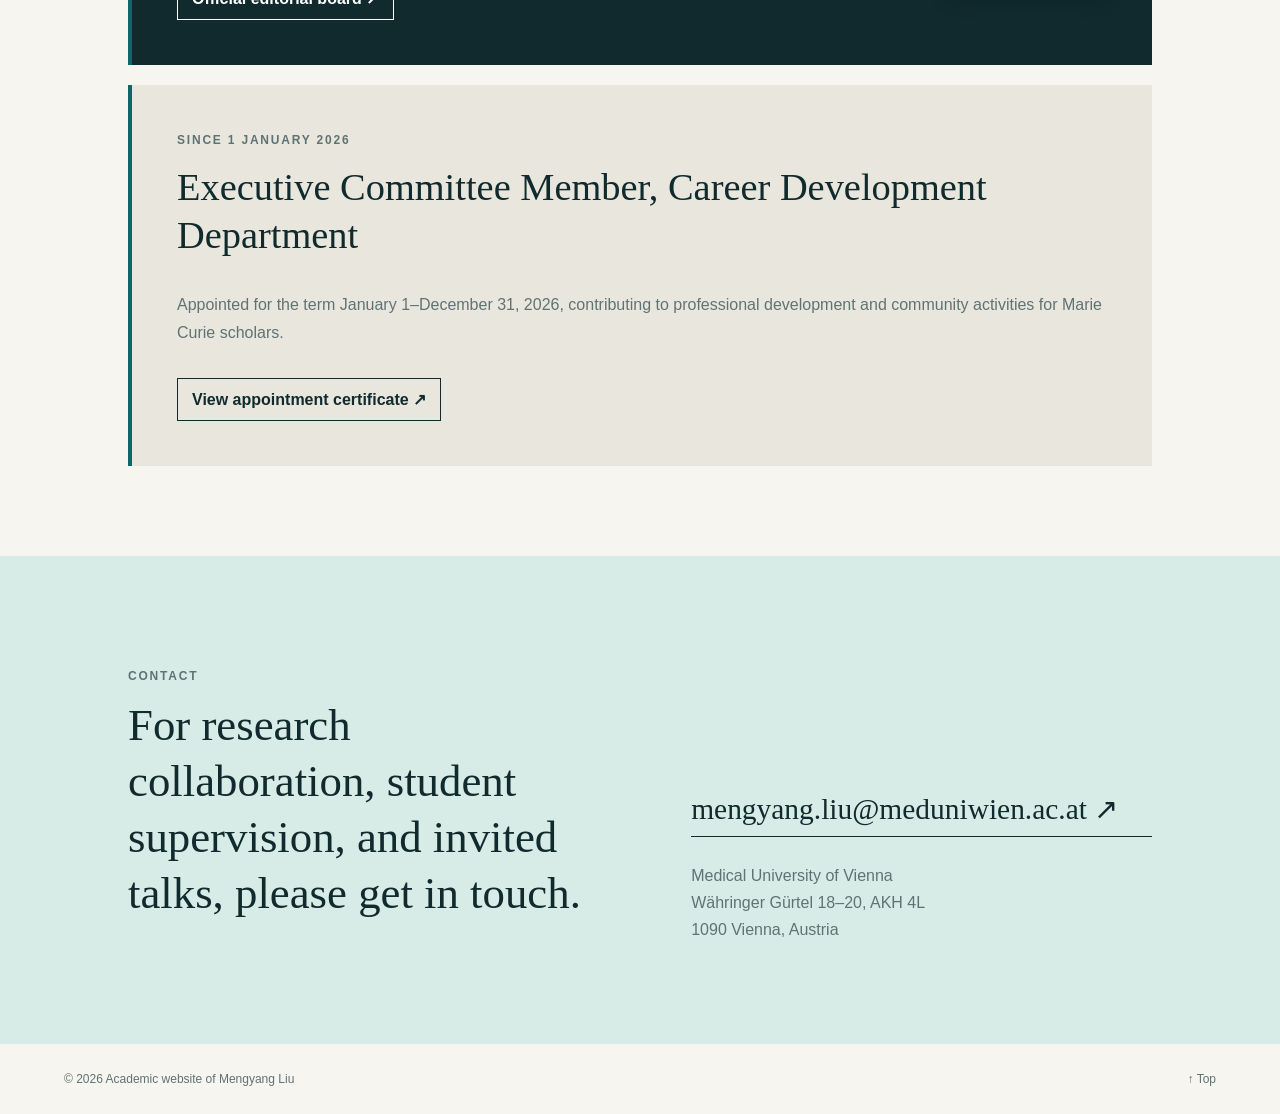
<file: service.html>
<!doctype html><html lang="en"><head><meta charset="utf-8"><meta name="viewport" content="width=device-width,initial-scale=1"><meta name="description" content="Academic website of Mengyang Liu, Associate Professor at the Medical University of Vienna."><title>Editorial & Service | Mengyang Liu</title><link rel="stylesheet" href="styles.css"><link rel="stylesheet" href="multipage.css"><link rel="stylesheet" href="profile.css"><style>
.service-list article.editorial-role{display:grid;grid-template-columns:minmax(0,1fr) 160px;gap:36px;align-items:center}
.editorial-copy{min-width:0}
.service-list .editorial-copy>a{display:inline-block;margin-top:15px;padding:11px 14px;border:1px solid;font-weight:bold}
.service-list .journal-cover{display:block;width:100%;height:auto;max-width:160px;justify-self:end;box-shadow:0 6px 18px #0002}
@media(max-width:650px){.service-list article.editorial-role{grid-template-columns:minmax(0,1fr) 110px;gap:20px;padding:28px}}
@media(max-width:450px){.service-list article.editorial-role{grid-template-columns:1fr}.service-list .journal-cover{width:128px;justify-self:start}}
</style></head><body id="top"><header><a class="brand" href="index.html"><img class="brand-seal" src="assets/liu-mengyang-seal.png" alt="劉夢陽 — personal seal" width="44" height="44" decoding="async"><b data-en="Mengyang Liu" data-zh="刘梦阳">Mengyang Liu</b></a><nav><a href="index.html" data-en="Home" data-zh="首页">Home</a><a href="about.html" data-en="About" data-zh="简介">About</a><a href="research.html" data-en="Research" data-zh="研究">Research</a><a href="projects.html" data-en="Projects" data-zh="项目">Projects</a><a href="publications.html" data-en="Publications" data-zh="论文">Publications</a><a href="lab-members.html" data-en="Lab Members" data-zh="实验室成员">Lab Members</a><a href="service.html" class="active" data-en="Editorial & Service" data-zh="编辑与学术服务">Editorial & Service</a><a href="news.html" data-en="Academic News" data-zh="学术动态">Academic News</a></nav><button type="button">中文</button></header><main><section class="page-hero"><p class="eyebrow">Professional service</p><h1 data-en="Editorial & academic service" data-zh="编辑与学术服务">Editorial & academic service</h1> <p class="page-lead" data-en="Continuing roles supporting scholarly publishing, researcher development, and the international biomedical imaging community." data-zh="持续参与学术出版、科研人员职业发展及国际生物医学成像学术共同体建设。">Continuing roles supporting scholarly publishing, researcher development, and the international biomedical imaging community.</p></section><section class="service-list"><article class="editorial-role"><div class="editorial-copy"><p class="eyebrow" data-en="Since 29 September 2026" data-zh="自2026年9月29日起">Since 29 September 2026</p><h2 data-en="Associate Editor, Biomedical Optics Express" data-zh="《Biomedical Optics Express》副编辑">Associate Editor, Biomedical Optics Express</h2><p data-en="Serving as an Associate Editor for Biomedical Optics Express." data-zh="担任《Biomedical Optics Express》副编辑（Associate Editor）。">担任《Biomedical Optics Express》副编辑（Associate Editor），主要领域为OCT与光声成像。</p>
  <a href="https://opg.optica.org/content/journal/about/item/boe/#board" target="_blank" rel="noopener" data-en="Official editorial board ↗" data-zh="查看期刊编委会 ↗">Official editorial board ↗</a></div><img class="journal-cover" src="assets/biomedical-optics-express-cover.png" alt="Biomedical Optics Express journal cover" loading="lazy" decoding="async"></article><article class="editorial-role"><div class="editorial-copy"><p class="eyebrow" data-en="Since 5 August 2026" data-zh="自2026年8月5日起">自2026年8月5日起</p>
    <h2 data-en="Associate Editor, Medical Acoustics and Imaging" data-zh="《Medical Acoustics and Imaging》副编辑">Associate Editor, Medical Acoustics and Imaging</h2><p data-en="Serving as an Associate Editor with expertise in acoustic sensors and photoacoustics." data-zh="担任副编辑，专业领域为声学传感器与光声学。">担任副编辑，专业领域为声学传感器与光声学。</p>
    <a href="https://www.sciltp.com/journals/mai/editorial-board" target="_blank" rel="noopener" data-en="Official editorial board ↗" data-zh="查看期刊编委会 ↗">Official editorial board ↗</a></div><img class="journal-cover" src="assets/medical-acoustics-and-imaging-cover.png" alt="Medical Acoustics and Imaging journal cover" loading="lazy" decoding="async"></article><article class="editorial-role"><div class="editorial-copy"><p class="eyebrow" data-en="Since 24 July 2026" data-zh="自2026年7月24日起">Since 24 July 2026</p>
      <h2 data-en="Editorial Board Member, Bioelectromagnetics in Medicine" data-zh="《Bioelectromagnetics in Medicine》期刊编委">Editorial Board Member, Bioelectromagnetics in Medicine</h2><p data-en="Serving as an Editorial Board Member with expertise in electromagnetics in medicine." data-zh="担任期刊编委，专业领域为医学电磁学。">担任期刊编委，专业领域为医学电磁学。</p>
      <a href="https://www.lumoscience.com/Journals/BiM/Editorial-Board" target="_blank" rel="noopener" data-en="Official editorial board ↗" data-zh="查看期刊编委会 ↗">Official editorial board ↗</a></div><img class="journal-cover" src="assets/bioelectromagnetics-in-medicine-cover.png" alt="Bioelectromagnetics in Medicine journal cover" loading="lazy" decoding="async"></article><article><p class="eyebrow" data-en="Since 1 January 2026" data-zh="自2026年1月1日起">Since 1 January 2026</p>
        <h2 data-en="Executive Committee Member, Career Development Department" data-zh="玛丽·居里学者华人学会事业发展部执委">Executive Committee Member, Career Development Department</h2><p data-en="Appointed for the term January 1–December 31, 2026, contributing to professional development and community activities for Marie Curie scholars." data-zh="任期为2026年1月1日至12月31日，参与玛丽·居里学者的职业发展与学会交流工作。">Appointed for the term January 1–December 31, 2026, contributing to professional development and community activities for Marie Curie scholars.</p><a href="assets/mcaa-china-appointment-2026.pdf" target="_blank" data-en="View appointment certificate ↗" data-zh="查看聘任证书 ↗">View appointment certificate ↗</a></article></section></main><section class="site-contact"><div><p class="eyebrow" data-en="Contact" data-zh="联系方式">Contact</p><h2 data-en="For research collaboration, student supervision, and invited talks, please get in touch." data-zh="欢迎就科研合作、学生培养及学术报告等事宜联系。">For research collaboration, student supervision, and invited talks, please get in touch.</h2></div><div><a href="mailto:mengyang.liu@meduniwien.ac.at">mengyang.liu@meduniwien.ac.at ↗</a><p>Medical University of Vienna<br>Währinger Gürtel 18–20, AKH 4L<br>1090 Vienna, Austria</p></div></section><footer><span>© 2026 <span data-en="Academic website of Mengyang Liu" data-zh="刘梦阳个人学术网站">Academic website of Mengyang Liu</span></span><a href="#top">↑ Top</a></footer><script src="script.js"></script></body></html>
</file>
<file: styles.css>
:root{--ink:#102a2d;--teal:#0d6668;--muted:#5f7374;--paper:#f7f5ef;--cream:#e9e7dd;--line:#cdd6d2}*{box-sizing:border-box}html{scroll-behavior:smooth}body{margin:0;background:var(--paper);color:var(--ink);font-family:Arial,"Noto Sans SC",sans-serif}a{color:inherit;text-decoration:none}header{height:76px;padding:0 5vw;display:grid;grid-template-columns:1fr auto 1fr;align-items:center;border-bottom:1px solid var(--line);position:sticky;top:0;background:#f7f5eff2;backdrop-filter:blur(14px);z-index:9}.brand{display:flex;align-items:center;gap:12px}.brand .brand-seal{display:block;width:44px;height:44px;object-fit:contain;flex:0 0 44px}nav{display:flex;gap:27px;font-size:13px;color:var(--muted)}nav a:hover{color:var(--teal)}header button{justify-self:end;border:1px solid;border-radius:99px;padding:8px 15px;background:none;color:inherit;font-weight:bold;cursor:pointer}.hero{min-height:690px;padding:90px 8vw 70px;display:grid;grid-template-columns:1.4fr .75fr;gap:7vw;align-items:center}.eyebrow{color:var(--teal);font-size:12px;font-weight:bold;letter-spacing:.15em;text-transform:uppercase}h1,h2,h3,p{margin-top:0}h1{font:500 clamp(55px,7.5vw,105px)/.94 Georgia,"Noto Serif SC",serif;letter-spacing:-.055em;margin-bottom:26px}.role{font-size:23px;font-weight:bold;margin-bottom:7px}.org,.muted{color:var(--muted)}.intro{max-width:770px;margin:32px 0;font:clamp(21px,2.1vw,29px)/1.5 Georgia,"Noto Serif SC",serif}.actions{display:flex;gap:12px;flex-wrap:wrap}.actions a{padding:14px 20px;background:var(--ink);color:white;font-weight:bold;font-size:14px}.actions .outline{background:none;color:var(--ink);border:1px solid}.orb{width:min(31vw,420px);aspect-ratio:1;border:1px solid var(--line);border-radius:50%;display:grid;place-items:center;position:relative;overflow:hidden;background:radial-gradient(circle at 38% 35%,#d5f0ea,transparent 29%),radial-gradient(circle at 66% 69%,#96c8c4,transparent 30%),#e9eeea}.orb:after,.orb:before{content:"";position:absolute;width:100%;height:34%;border:1px solid #0d66686b;border-radius:50%;transform:rotate(27deg)}.orb:after{transform:rotate(-33deg);width:77%}.orb span{font:clamp(80px,10vw,145px) Georgia;letter-spacing:-.1em;z-index:2}.orb small{position:absolute;bottom:17%;font-weight:bold;letter-spacing:.22em;z-index:3}.stats{display:grid;grid-template-columns:repeat(4,1fr);border-block:1px solid var(--line);padding:0 5vw}.stats div{padding:34px 3vw;border-right:1px solid var(--line);display:flex;flex-direction:column;gap:7px}.stats div:last-child{border:0}.stats strong{font:36px Georgia}.stats span{color:var(--muted);font-size:11px;text-transform:uppercase;letter-spacing:.1em}.block{padding:110px 8vw;display:grid;grid-template-columns:75px 1fr;gap:3vw;border-bottom:1px solid var(--line)}.num{color:var(--teal);font-size:12px;font-weight:bold;letter-spacing:.15em}.block h2,.contact h2{font:500 clamp(41px,5vw,70px) Georgia,"Noto Serif SC",serif;letter-spacing:-.04em;margin-bottom:52px}.lead{max-width:1100px;font:clamp(26px,3vw,43px)/1.4 Georgia,"Noto Serif SC",serif}.cards{display:grid;grid-template-columns:repeat(3,1fr);border:1px solid var(--line);background:var(--line);gap:1px}.cards article{background:var(--paper);padding:34px;min-height:285px}.cards small{color:var(--teal);font-weight:bold}.cards h3{font:26px Georgia,"Noto Serif SC",serif;margin:60px 0 18px}.cards p,.projects p{color:var(--muted);line-height:1.75}.dark{background:var(--ink);color:var(--paper)}.dark .num,.dark small{color:#79d0cb}.projects{display:grid;grid-template-columns:1fr 1fr;gap:17px}.projects article{border:1px solid #486164;padding:30px;min-height:255px;display:flex;flex-direction:column}.projects h3{font:40px Georgia;margin:15px 0}.projects p{color:#bdc9c7}.projects b{margin-top:auto}.pubs{border-top:1px solid var(--line);margin-top:35px}.pubs a{display:grid;grid-template-columns:45px 1fr 25px;gap:20px;padding:24px 8px;border-bottom:1px solid var(--line)}.pubs a:hover{background:var(--cream)}.pubs span{color:var(--teal);font-size:12px}.pubs h3{font:21px/1.4 Georgia,"Noto Serif SC",serif;margin-bottom:7px}.pubs p{margin:0;color:var(--muted)}.feature{display:grid;grid-template-columns:1.25fr .75fr;gap:45px;align-items:center}.feature img{width:100%;aspect-ratio:1.5;object-fit:cover;border-radius:2px}.feature h3{font:clamp(30px,3vw,47px)/1.18 Georgia,"Noto Serif SC",serif}.feature div>p:last-child{color:var(--muted);line-height:1.75}.contact{padding:105px 8vw;background:#d7ece7}.contact h2{max-width:1000px;margin:25px 0 65px}.contact>div{display:grid;grid-template-columns:1fr 1fr;gap:8vw}.contact a{font:clamp(35px,4vw,58px) Georgia;border-bottom:1px solid;padding-bottom:12px}.contact div p{line-height:1.8;color:var(--muted)}footer{padding:28px 5vw;display:flex;justify-content:space-between;color:var(--muted);font-size:12px}@media(max-width:900px){header{grid-template-columns:1fr auto}nav{display:none}.hero{grid-template-columns:1fr}.orb{order:-1;width:min(78vw,420px)}.stats{grid-template-columns:1fr 1fr}.stats div:nth-child(2){border-right:0}.block{grid-template-columns:1fr;padding:78px 6vw}.cards,.projects,.feature,.contact>div{grid-template-columns:1fr}.feature img{aspect-ratio:1.35}.contact>div{gap:50px}}@media(max-width:550px){.brand b{display:none}.hero{padding:55px 6vw}.orb{width:88vw}.stats strong{font-size:27px}.stats div{padding:25px 5vw}.cards{grid-template-columns:1fr}.pubs a{grid-template-columns:30px 1fr}.pubs a>b{display:none}.contact{padding:75px 6vw}footer{flex-direction:column;gap:18px}}
</file>
<file: multipage.css>
nav a.active{color:#0d6668;font-weight:700}.page-hero{padding:110px 10vw 90px;border-bottom:1px solid var(--line);background:linear-gradient(135deg,#f7f5ef,#e6eeea)}.page-hero h1{max-width:1100px}.page-lead{font:clamp(21px,2vw,29px)/1.55 Georgia,"Noto Serif SC",serif;max-width:900px;color:var(--muted)}.home-intro{padding:110px 10vw;display:grid;grid-template-columns:.8fr 1.2fr;gap:8vw}.home-intro h2,.content-grid h2{font:clamp(38px,4.5vw,65px)/1.1 Georgia,"Noto Serif SC",serif}.home-intro p{font:clamp(20px,2vw,28px)/1.6 Georgia,"Noto Serif SC",serif}.content-grid{padding:100px 10vw;display:grid;grid-template-columns:1.35fr .65fr;gap:9vw}.large-copy{font:clamp(22px,2.3vw,34px)/1.55 Georgia,"Noto Serif SC",serif}.content-grid aside{border-left:1px solid var(--line);padding-left:38px}.content-grid ul{list-style:none;padding:0}.content-grid li{padding:20px 0;border-bottom:1px solid var(--line);line-height:1.6}.education-list li{display:grid;grid-template-columns:72px 1fr;gap:18px;align-items:center}.education-list img{width:72px;height:64px;object-fit:contain}.education-list span{color:var(--teal);font-weight:700;font-size:14px}.research-pages,.project-pages,.member-grid,.service-list,.news-page,.publication-page{padding:90px 10vw}.research-pages{display:grid;gap:22px}.research-pages article{padding:45px;border:1px solid var(--line);display:grid;grid-template-columns:90px .8fr 1fr;gap:35px;align-items:start}.research-pages article>span{font:28px Georgia;color:var(--teal)}.research-pages h2,.project-pages h2,.member-grid h2,.service-list h2,.news-page h2,.publication-page h2{font:clamp(27px,3vw,43px)/1.25 Georgia,"Noto Serif SC",serif}.research-pages p,.project-pages p,.service-list p,.news-page p{color:var(--muted);line-height:1.75}.project-pages{display:grid;grid-template-columns:1fr 1fr;gap:20px}.project-pages article{padding:38px;border:1px solid var(--line);min-height:330px;display:flex;flex-direction:column}.project-pages small{color:var(--teal);text-transform:uppercase;letter-spacing:.08em}.reap-logo,.swimmot-logo{display:block;width:min(100%,320px);height:110px;object-fit:contain;object-position:left center;margin:0 0 14px}.project-meta{margin:4px 0 24px;padding-top:14px;border-top:1px solid var(--line)}.project-meta p{margin:5px 0;line-height:1.5}.project-meta a{color:var(--teal);font-weight:700;border-bottom:1px solid currentColor}.project-pages b{margin-top:auto}.publication-page{padding-top:50px}.publication-page>a:not(.scholar){display:grid;grid-template-columns:1fr auto;gap:30px;padding:30px 10px;border-bottom:1px solid var(--line)}.publication-page>a:not(.scholar):hover{background:var(--cream)}.publication-page h2{margin-bottom:9px}.publication-page p{color:var(--muted);margin:0}.scholar{display:inline-block;margin-top:40px;padding:15px 20px;background:var(--ink);color:white}.member-grid{display:grid;grid-template-columns:1fr 1fr;gap:24px}.member-grid article{padding:42px;border:1px solid var(--line);display:grid;grid-template-columns:105px 1fr;gap:30px;align-items:center}.avatar{width:100px;height:100px;border-radius:50%;background:#d7ece7;display:grid;place-items:center;font:34px Georgia;color:var(--teal)}.member-role{color:var(--muted)}.member-links{display:flex;gap:10px;flex-wrap:wrap}.member-links a{padding:10px 13px;border:1px solid;font-size:13px}.service-list{display:grid;gap:20px}.service-list article{padding:45px;background:var(--cream);border-left:4px solid var(--teal)}.service-list article:nth-child(2){background:#d7ece7}.service-list article:nth-child(3){background:var(--ink);color:white}.service-list article:nth-child(3) p{color:#bdc9c7}.service-list article>a{display:inline-block;margin-top:15px;padding:11px 14px;border:1px solid;font-weight:bold}.news-page{display:grid;gap:85px}.news-page article{display:grid;grid-template-columns:1.1fr .9fr;gap:50px;align-items:center}.news-page article:nth-child(even){grid-template-columns:.9fr 1.1fr}.news-page article:nth-child(even) img{order:2}.news-page img{width:100%;max-height:580px;object-fit:cover}.site-contact{padding:85px 10vw;background:#d7ece7;display:grid;grid-template-columns:1fr 1fr;gap:8vw}.site-contact h2{font:clamp(28px,3.5vw,50px)/1.25 Georgia,"Noto Serif SC",serif}.site-contact>div:last-child{display:flex;flex-direction:column;justify-content:flex-end}.site-contact a{font:clamp(20px,2.3vw,34px) Georgia;border-bottom:1px solid;padding-bottom:10px}.site-contact p{color:var(--muted);line-height:1.7;margin-top:25px}@media(max-width:1050px){header nav{gap:14px;font-size:11px}}@media(max-width:900px){.home-intro,.content-grid,.site-contact{grid-template-columns:1fr}.research-pages article{grid-template-columns:55px 1fr}.research-pages article p{grid-column:2}.project-pages,.member-grid{grid-template-columns:1fr}.news-page article,.news-page article:nth-child(even){grid-template-columns:1fr}.news-page article:nth-child(even) img{order:0}}@media(max-width:550px){.page-hero{padding:70px 6vw 55px}.research-pages,.project-pages,.member-grid,.service-list,.news-page,.publication-page{padding:60px 6vw}.research-pages article{grid-template-columns:1fr;padding:28px}.research-pages article p{grid-column:1}.member-grid article{grid-template-columns:1fr}.news-page{gap:55px}}
</file>
<file: profile.css>
.orb.profile{background:#fff}.orb.profile:before,.orb.profile:after{display:none}.orb.profile img{width:100%;height:100%;object-fit:cover}.orb.profile small{padding:7px 12px;background:#f7f5efdc;border-radius:99px}
</file>
